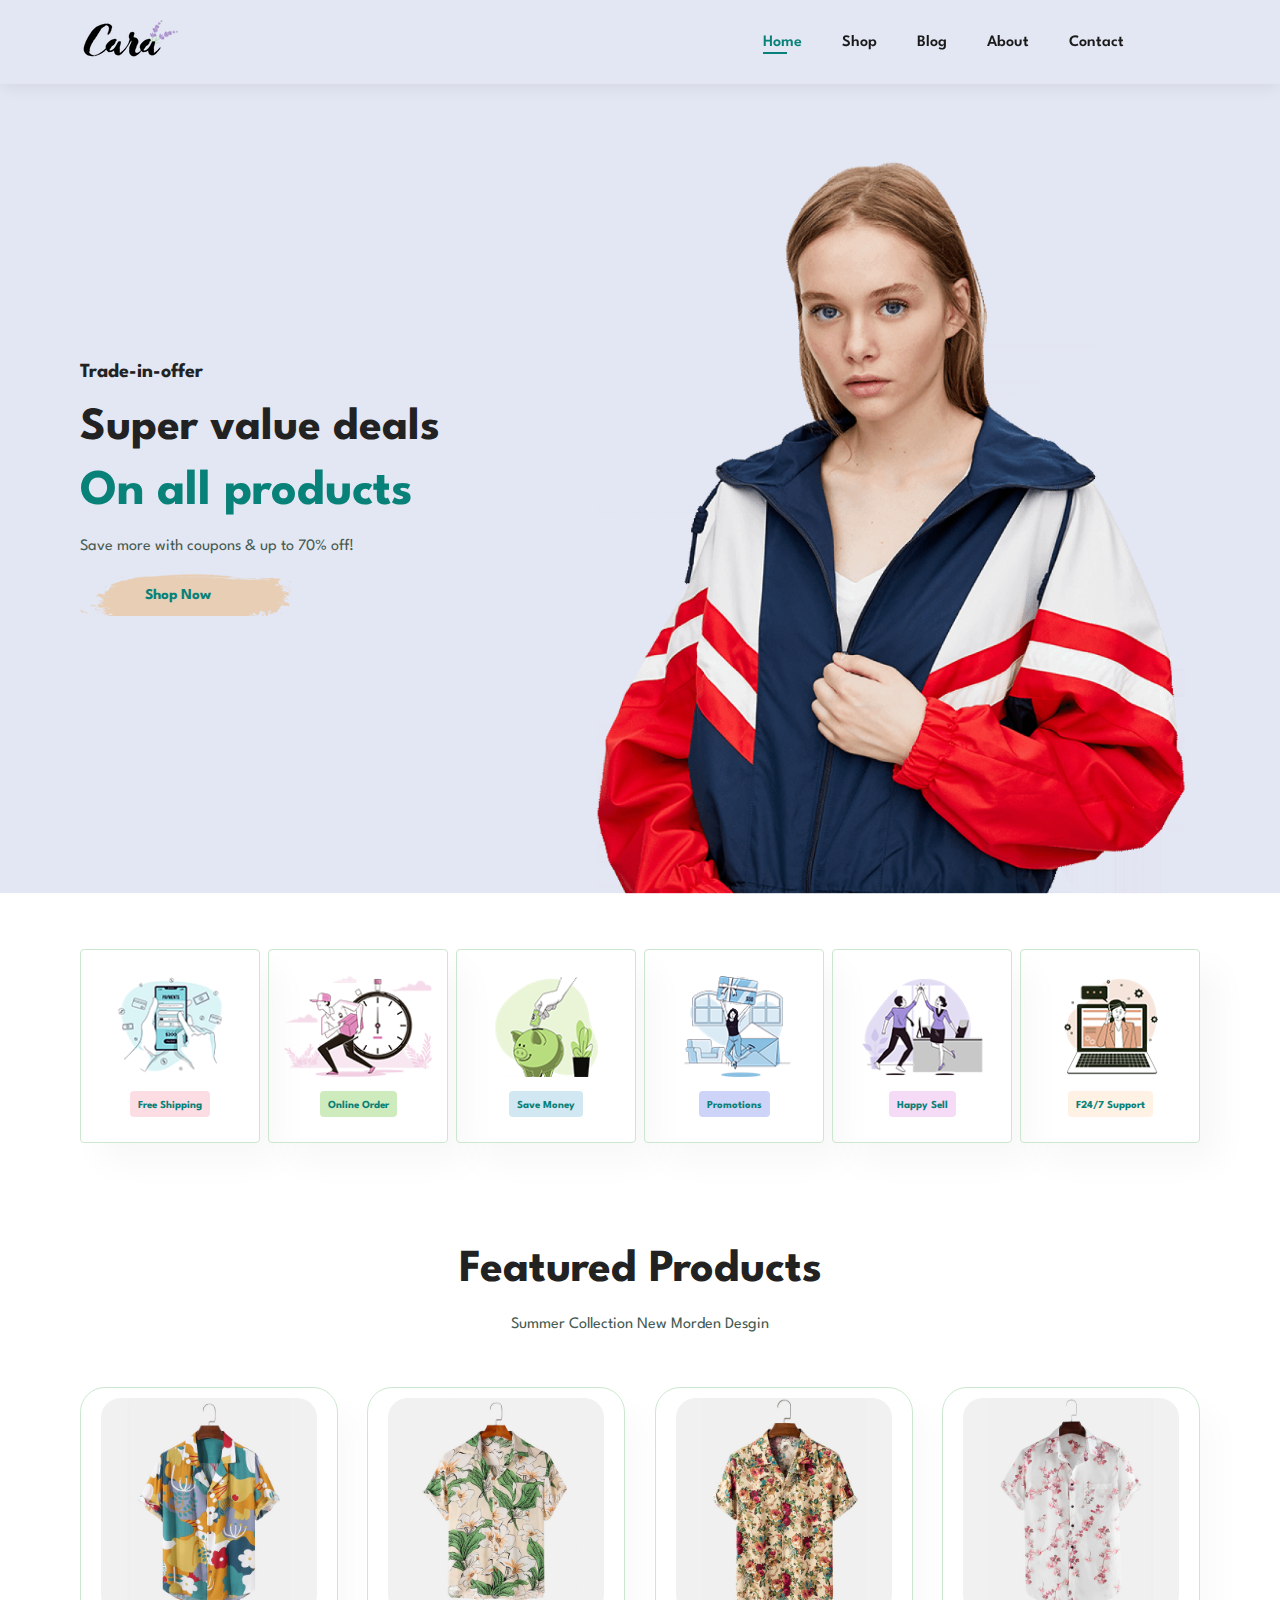
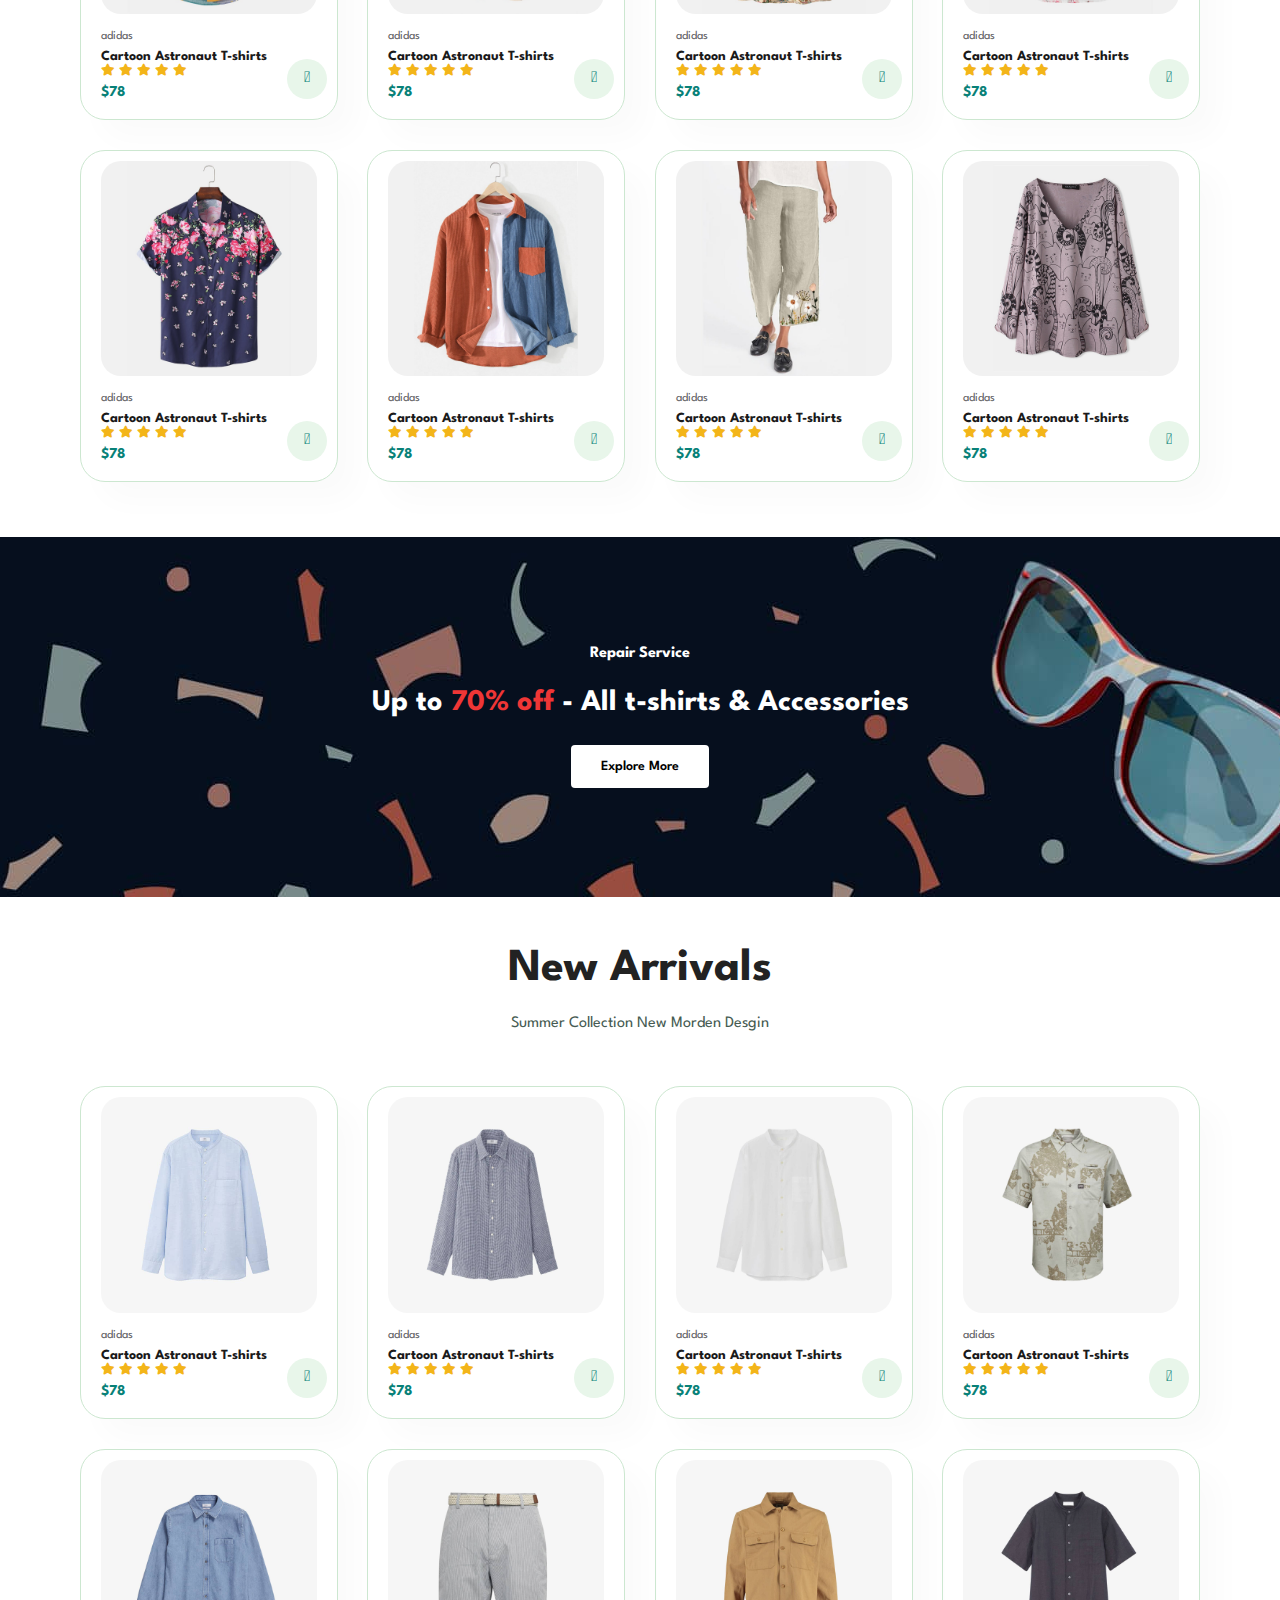
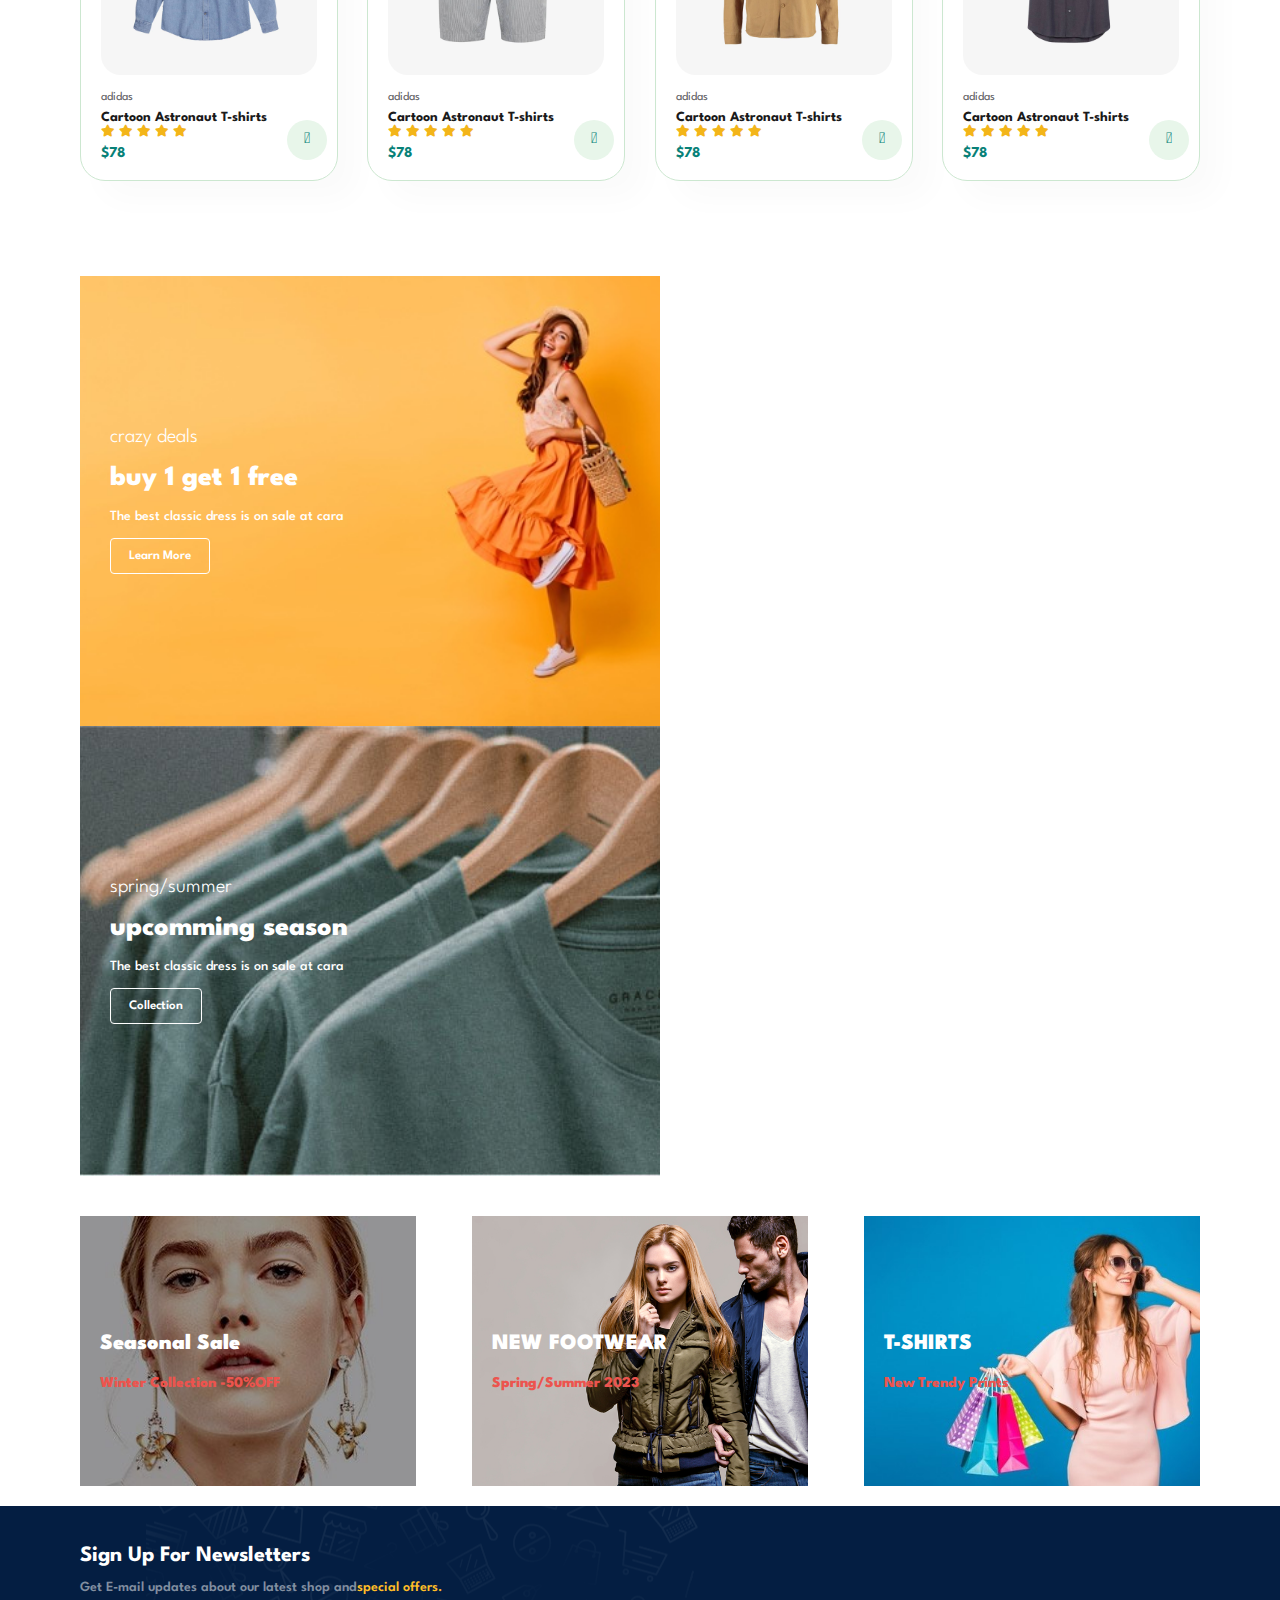
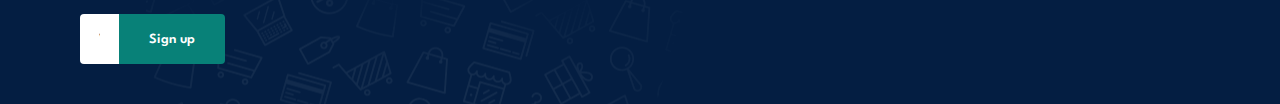
<file: Myntra copy/index.html>
<!DOCTYPE html>
<html lang="en">
<head>
    <meta charset="UTF-8">
    <meta http-equiv="X-UA-Compatible" content="IE=edge">
    <meta name="viewport" content="width=device-width, initial-scale=1.0">
    <title>Tech2etc Ecommerce Website</title>
    <link rel="stylesheet" href="https://pro.fontawesome.com/releases/v5.10.0/css/all.css" />
    <link rel="stylesheet" href="style.css">
</head>
<body>
    <section id="header">
        <a href="#"><img src="img/logo.png"class="logo" alt=""> </a>
        <div >
            <ul id="navbar">
                <li><a  class="active"  href="index.html">Home</a></li>
                <li><a href="shop.html">Shop</a></li>
                <li><a href="blog.html ">Blog</a></li>
                <li><a href="about.html ">About</a></li>
                <li><a href="contact.html ">Contact</a></li>
                <li id="lg-bag"><a href=" cart.html"><i class="far fa-shopping-bag"></i></a></li>
                <a href="#" id="close"><i class="far fa-times"></i></a>
            </ul>
        </div>
        <div id="mobile">
            <a href=" cart.html"><i class="far fa-shopping-bag"></i></a>
            <i id="bar" class="fas fa-outdent"></i>
        </div>
    </section>
    <section id="hero">
        <h4>Trade-in-offer</h4>
        <h2>Super value deals</h2>
        <h1>On all products</h1>
        <p>Save more with coupons & up to 70% off!</p>
        <button>Shop Now</button>
    </section>
    <section id="feature" class="section-p1">
        <div class="fe-box">
            <img src="img/features/f1.png" alt="">
            <h6> Free Shipping</h6>
        </div>
        <div class="fe-box">
            <img src="img/features/f2.png" alt="">
            <h6>Online Order </h6>
        </div>
        <div class="fe-box">
            <img src="img/features/f3.png" alt="">
            <h6> Save Money</h6>
        </div>
        <div class="fe-box">
            <img src="img/features/f4.png" alt="">
            <h6> Promotions</h6>
        </div>
        <div class="fe-box">
            <img src="img/features/f5.png" alt="">
            <h6> Happy Sell</h6>
        </div>
        <div class="fe-box">
            <img src="img/features/f6.png" alt="">
            <h6> F24/7 Support</h6>
        </div>
    </section>
    <section id="product1" class="section-p1">
     <h2>Featured Products</h2>
     <p>Summer Collection New Morden Desgin</p>
     <div class="pro-container">
        <div class="pro">
            <img src="img/products/f1.jpg" alt="">
            <div class="des">
                <span> adidas</span> 
                <h5> Cartoon Astronaut T-shirts</h5>
                <div class="star">
                    <i class="fas fa-star"></i>
                    <i class="fas fa-star"></i>
                    <i class="fas fa-star"></i>
                    <i class="fas fa-star"></i>
                    <i class="fas fa-star"></i>
                </div>
                <h4>$78</h4>
            </div>
            <a href="#"><i class="fal fa-shopping-cart cart"></i></a>
        </div>
        <div class="pro">
            <img src="img/products/f2.jpg" alt="">
            <div class="des">
                <span> adidas</span> 
                <h5> Cartoon Astronaut T-shirts</h5>
                <div class="star">
                    <i class="fas fa-star"></i>
                    <i class="fas fa-star"></i>
                    <i class="fas fa-star"></i>
                    <i class="fas fa-star"></i>
                    <i class="fas fa-star"></i>
                </div>
                <h4>$78</h4>
            </div>
            <a href="#"><i class="fal fa-shopping-cart cart"></i></a>
        </div>
        <div class="pro">
            <img src="img/products/f3.jpg" alt="">
            <div class="des">
                <span> adidas</span> 
                <h5> Cartoon Astronaut T-shirts</h5>
                <div class="star">
                    <i class="fas fa-star"></i>
                    <i class="fas fa-star"></i>
                    <i class="fas fa-star"></i>
                    <i class="fas fa-star"></i>
                    <i class="fas fa-star"></i>
                </div>
                <h4>$78</h4>
            </div>
            <a href="#"><i class="fal fa-shopping-cart cart"></i></a>
        </div>
        <div class="pro">
            <img src="img/products/f4.jpg" alt="">
            <div class="des">
                <span> adidas</span> 
                <h5> Cartoon Astronaut T-shirts</h5>
                <div class="star">
                    <i class="fas fa-star"></i>
                    <i class="fas fa-star"></i>
                    <i class="fas fa-star"></i>
                    <i class="fas fa-star"></i>
                    <i class="fas fa-star"></i>
                </div>
                <h4>$78</h4>
            </div>
            <a href="#"><i class="fal fa-shopping-cart cart"></i></a>
        </div>
        <div class="pro">
            <img src="img/products/f5.jpg" alt="">
            <div class="des">
                <span> adidas</span> 
                <h5> Cartoon Astronaut T-shirts</h5>
                <div class="star">
                    <i class="fas fa-star"></i>
                    <i class="fas fa-star"></i>
                    <i class="fas fa-star"></i>
                    <i class="fas fa-star"></i>
                    <i class="fas fa-star"></i>
                </div>
                <h4>$78</h4>
            </div>
            <a href="#"><i class="fal fa-shopping-cart cart"></i></a>
        </div>
        <div class="pro">
            <img src="img/products/f6.jpg" alt="">
            <div class="des">
                <span> adidas</span> 
                <h5> Cartoon Astronaut T-shirts</h5>
                <div class="star">
                    <i class="fas fa-star"></i>
                    <i class="fas fa-star"></i>
                    <i class="fas fa-star"></i>
                    <i class="fas fa-star"></i>
                    <i class="fas fa-star"></i>
                </div>
                <h4>$78</h4>
            </div>
            <a href="#"><i class="fal fa-shopping-cart cart"></i></a>
        </div>
        <div class="pro">
            <img src="img/products/f7.jpg" alt="">
            <div class="des">
                <span> adidas</span> 
                <h5> Cartoon Astronaut T-shirts</h5>
                <div class="star">
                    <i class="fas fa-star"></i>
                    <i class="fas fa-star"></i>
                    <i class="fas fa-star"></i>
                    <i class="fas fa-star"></i>
                    <i class="fas fa-star"></i>
                </div>
                <h4>$78</h4>
            </div>
            <a href="#"><i class="fal fa-shopping-cart cart"></i></a>
        </div>
        <div class="pro">
            <img src="img/products/f8.jpg" alt="">
            <div class="des">
                <span> adidas</span> 
                <h5> Cartoon Astronaut T-shirts</h5>
                <div class="star">
                    <i class="fas fa-star"></i>
                    <i class="fas fa-star"></i>
                    <i class="fas fa-star"></i>
                    <i class="fas fa-star"></i>
                    <i class="fas fa-star"></i>
                </div>
                <h4>$78</h4>
            </div>
            <a href="#"><i class="fal fa-shopping-cart cart"></i></a>
        </div>
     </div>
    </section>
    <section id="banner" c>
        <h4>Repair Service</h4>
        <h2>Up to <span>70% off</span>  - All t-shirts & Accessories</h2>
       <button class="normal">Explore More</button>
    </section>
    <section id="product1" class="section-p1">
        <h2>New Arrivals</h2>
        <p>Summer Collection New Morden Desgin</p>
        <div class="pro-container">
           <div class="pro">
               <img src="img/products/n1.jpg" alt="">
               <div class="des">
                   <span> adidas</span> 
                   <h5> Cartoon Astronaut T-shirts</h5>
                   <div class="star">
                       <i class="fas fa-star"></i>
                       <i class="fas fa-star"></i>
                       <i class="fas fa-star"></i>
                       <i class="fas fa-star"></i>
                       <i class="fas fa-star"></i>
                   </div>
                   <h4>$78</h4>
               </div>
               <a href="#"><i class="fal fa-shopping-cart cart"></i></a>
           </div>
           <div class="pro">
               <img src="img/products/n2.jpg" alt="">
               <div class="des">
                   <span> adidas</span> 
                   <h5> Cartoon Astronaut T-shirts</h5>
                   <div class="star">
                       <i class="fas fa-star"></i>
                       <i class="fas fa-star"></i>
                       <i class="fas fa-star"></i>
                       <i class="fas fa-star"></i>
                       <i class="fas fa-star"></i>
                   </div>
                   <h4>$78</h4>
               </div>
               <a href="#"><i class="fal fa-shopping-cart cart"></i></a>
           </div>
           <div class="pro">
               <img src="img/products/n3.jpg" alt="">
               <div class="des">
                   <span> adidas</span> 
                   <h5> Cartoon Astronaut T-shirts</h5>
                   <div class="star">
                       <i class="fas fa-star"></i>
                       <i class="fas fa-star"></i>
                       <i class="fas fa-star"></i>
                       <i class="fas fa-star"></i>
                       <i class="fas fa-star"></i>
                   </div>
                   <h4>$78</h4>
               </div>
               <a href="#"><i class="fal fa-shopping-cart cart"></i></a>
           </div>
           <div class="pro">
               <img src="img/products/n4.jpg" alt="">
               <div class="des">
                   <span> adidas</span> 
                   <h5> Cartoon Astronaut T-shirts</h5>
                   <div class="star">
                       <i class="fas fa-star"></i>
                       <i class="fas fa-star"></i>
                       <i class="fas fa-star"></i>
                       <i class="fas fa-star"></i>
                       <i class="fas fa-star"></i>
                   </div>
                   <h4>$78</h4>
               </div>
               <a href="#"><i class="fal fa-shopping-cart cart"></i></a>
           </div>
           <div class="pro">
               <img src="img/products/n5.jpg" alt="">
               <div class="des">
                   <span> adidas</span> 
                   <h5> Cartoon Astronaut T-shirts</h5>
                   <div class="star">
                       <i class="fas fa-star"></i>
                       <i class="fas fa-star"></i>
                       <i class="fas fa-star"></i>
                       <i class="fas fa-star"></i>
                       <i class="fas fa-star"></i>
                   </div>
                   <h4>$78</h4>
               </div>
               <a href="#"><i class="fal fa-shopping-cart cart"></i></a>
           </div>
           <div class="pro">
               <img src="img/products/n6.jpg" alt="">
               <div class="des">
                   <span> adidas</span> 
                   <h5> Cartoon Astronaut T-shirts</h5>
                   <div class="star">
                       <i class="fas fa-star"></i>
                       <i class="fas fa-star"></i>
                       <i class="fas fa-star"></i>
                       <i class="fas fa-star"></i>
                       <i class="fas fa-star"></i>
                   </div>
                   <h4>$78</h4>
               </div>
               <a href="#"><i class="fal fa-shopping-cart cart"></i></a>
           </div>
           <div class="pro">
               <img src="img/products/n7.jpg" alt="">
               <div class="des">
                   <span> adidas</span> 
                   <h5> Cartoon Astronaut T-shirts</h5>
                   <div class="star">
                       <i class="fas fa-star"></i>
                       <i class="fas fa-star"></i>
                       <i class="fas fa-star"></i>
                       <i class="fas fa-star"></i>
                       <i class="fas fa-star"></i>
                   </div>
                   <h4>$78</h4>
               </div>
               <a href="#"><i class="fal fa-shopping-cart cart"></i></a>
           </div>
           <div class="pro">
               <img src="img/products/n8.jpg" alt="">
               <div class="des">
                   <span> adidas</span> 
                   <h5> Cartoon Astronaut T-shirts</h5>
                   <div class="star">
                       <i class="fas fa-star"></i>
                       <i class="fas fa-star"></i>
                       <i class="fas fa-star"></i>
                       <i class="fas fa-star"></i>
                       <i class="fas fa-star"></i>
                   </div>
                   <h4>$78</h4>
               </div>
               <a href="#"><i class="fal fa-shopping-cart cart"></i></a>
           </div>
        </div>
    </section>
    <section id="sm-banner" class="section-p1">
        <div class="banner-box">
            <h4>crazy deals</h4>
            <h2>buy 1 get 1 free</h2>
            <span>The best classic dress is on sale at cara</span>
            <button class="white">Learn More</button>
        </div>
        <div class="banner-box banner-box2">
            <h4>spring/summer</h4>
            <h2>upcomming season</h2>
            <span>The best classic dress is on sale at cara</span>
            <button class="white" >Collection</button>
        </div>
    </section>
   <section id="banner3">
    <div class="banner-box ">
        
        <h2>Seasonal Sale</h2>
        <h3>Winter Collection -50%OFF</h3>
    </div>
    <div class="banner-box banner-box2 ">
        
        <h2>NEW FOOTWEAR</h2>
        <h3>Spring/Summer 2023</h3>
    </div>
    <div class="banner-box banner-box3">
        
        <h2>T-SHIRTS</h2>
        <h3>New Trendy Prints</h3>
    </div>
   </section>
   <section id="newsletter" class="section-p1" class="section-m1">
    <div class="newstext">
        <h4>Sign Up For Newsletters</h4>
        <p>Get E-mail updates about our latest shop and<span>special offers.</span> </p>
        <div class="form">
            <input type="text" placeholder="Your email address">
            <button class="normal">Sign up</button>
        </div> 
    </div>
   </section>
    <script src="script.js"></script>
</body>
</html>
</file>
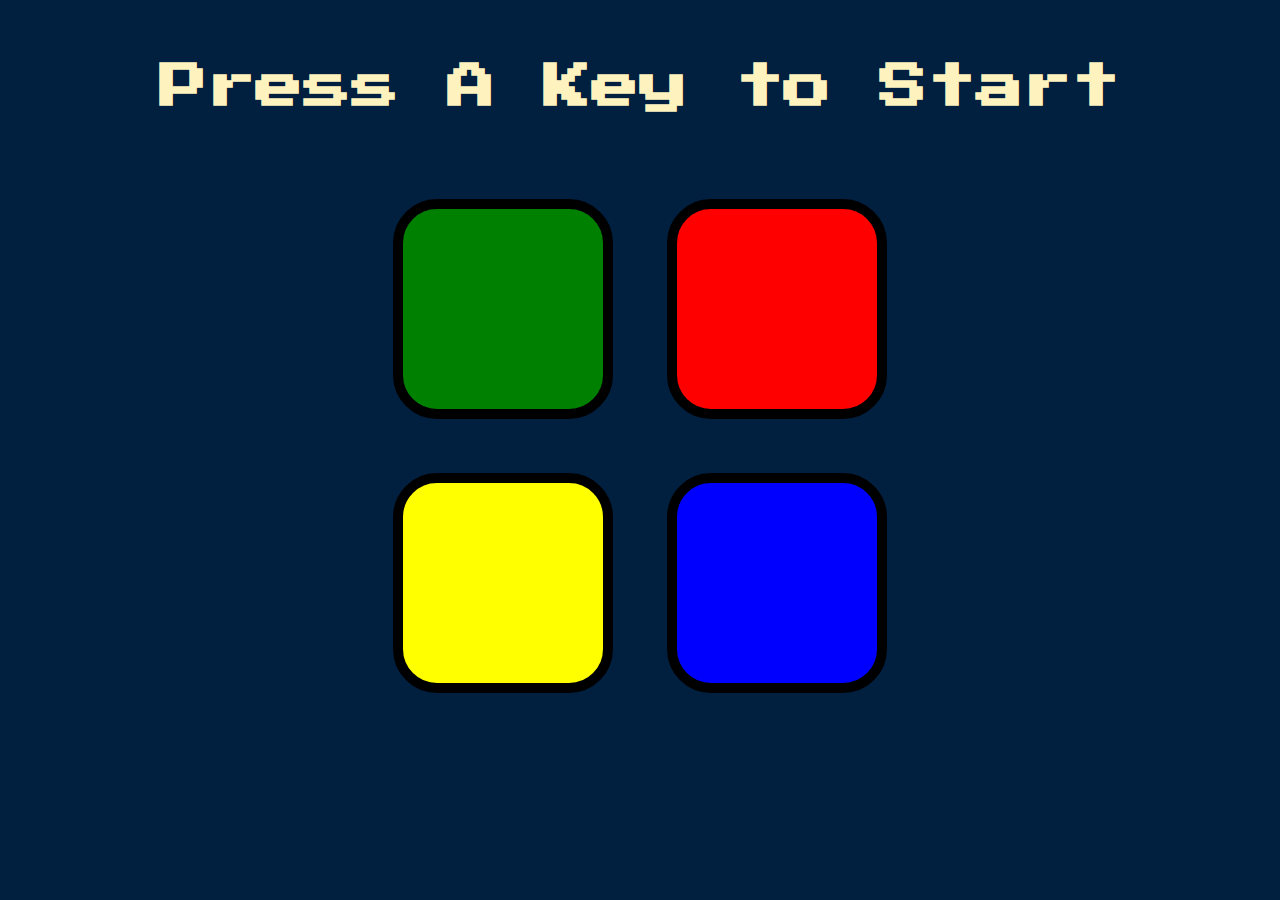
<file: Simon Game Challenge Step 10 Answer/index.html>
<!DOCTYPE html>
<html lang="en" dir="ltr">

<head>
  <meta charset="utf-8">
  <title>Simon</title>
  <link rel="stylesheet" href="styles.css">
  <link href="https://fonts.googleapis.com/css?family=Press+Start+2P" rel="stylesheet">
</head>

<body>
  <h1 id="level-title">Press A Key to Start</h1>
  <div class="container">
    <div lass="row">

      <div type="button" id="green" class="btn green">

      </div>

      <div type="button" id="red" class="btn red">

      </div>
    </div>

    <div class="row">

      <div type="button" id="yellow" class="btn yellow">

      </div>
      <div type="button" id="blue" class="btn blue">

      </div>

    </div>

  </div>

  <script src="https://ajax.googleapis.com/ajax/libs/jquery/3.3.1/jquery.min.js"></script>
  <script src="game.js" charset="utf-8"></script>

</body>

</html>
</file>
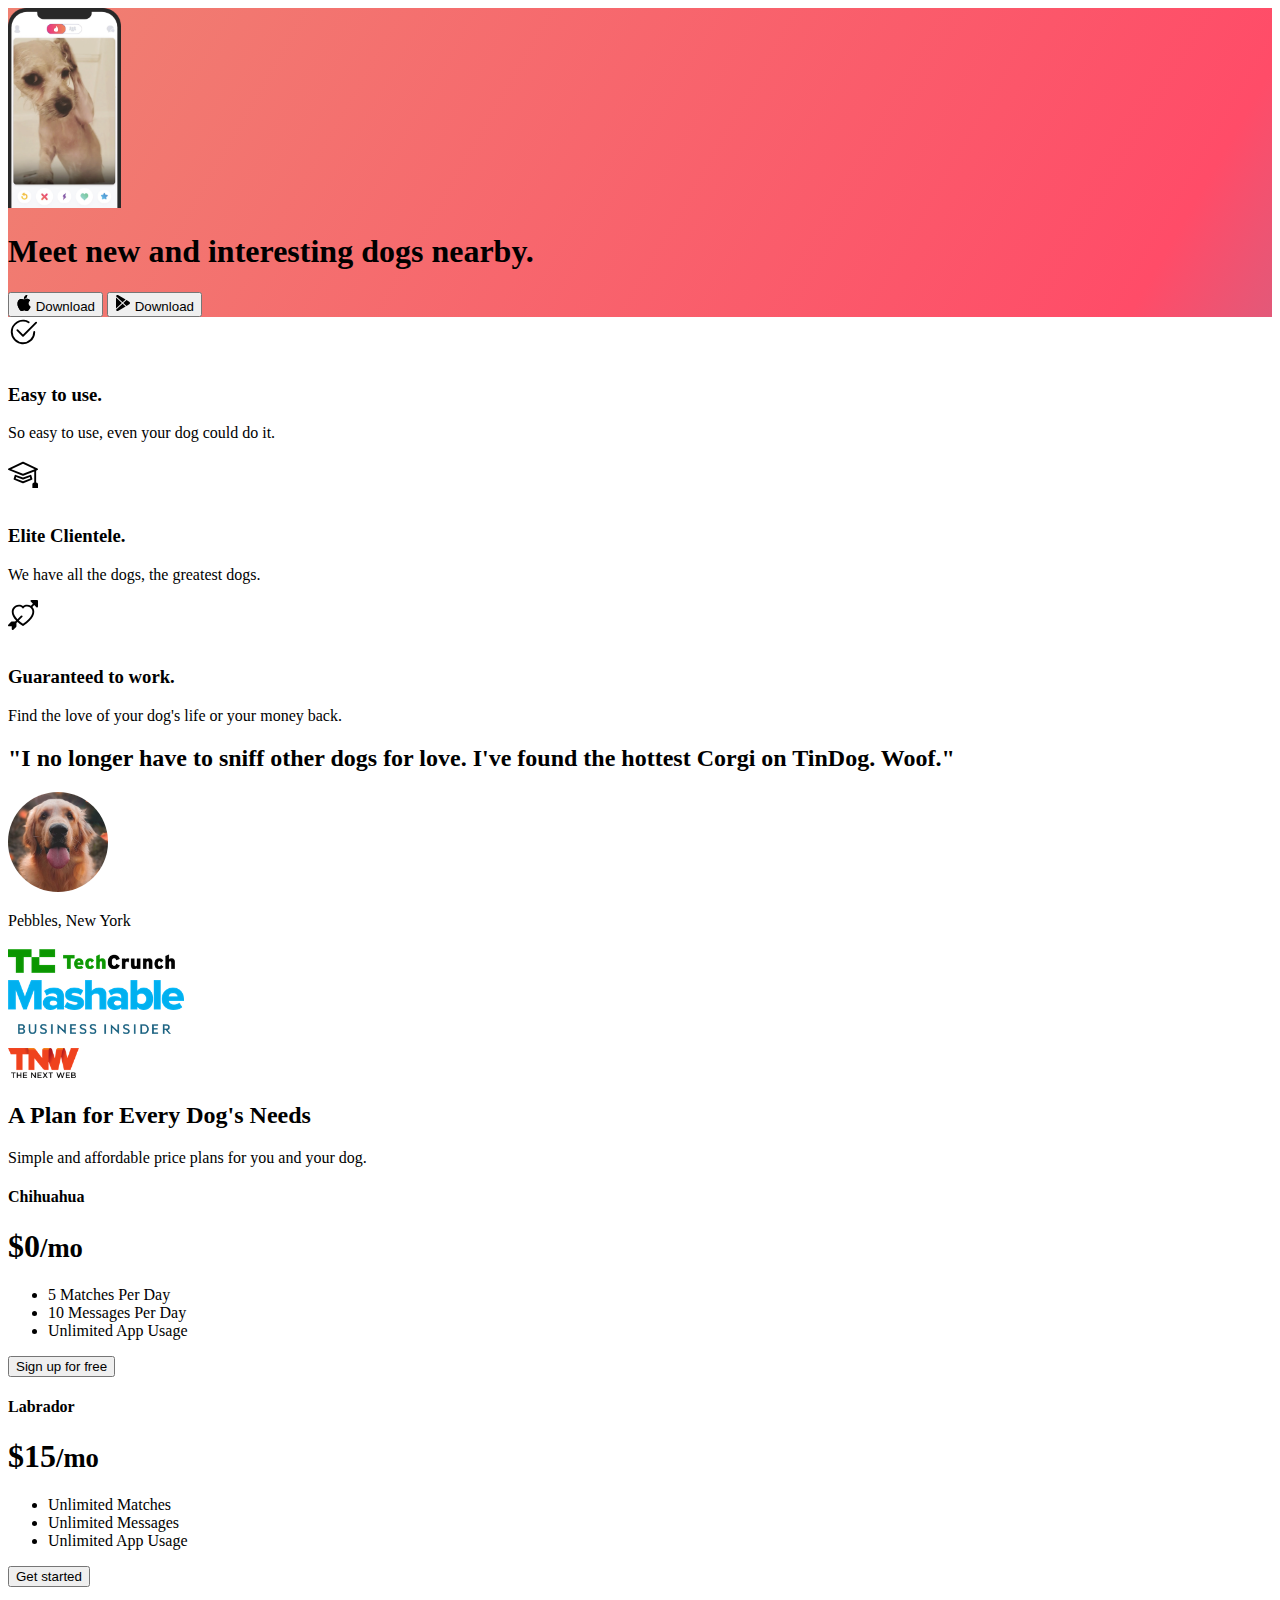
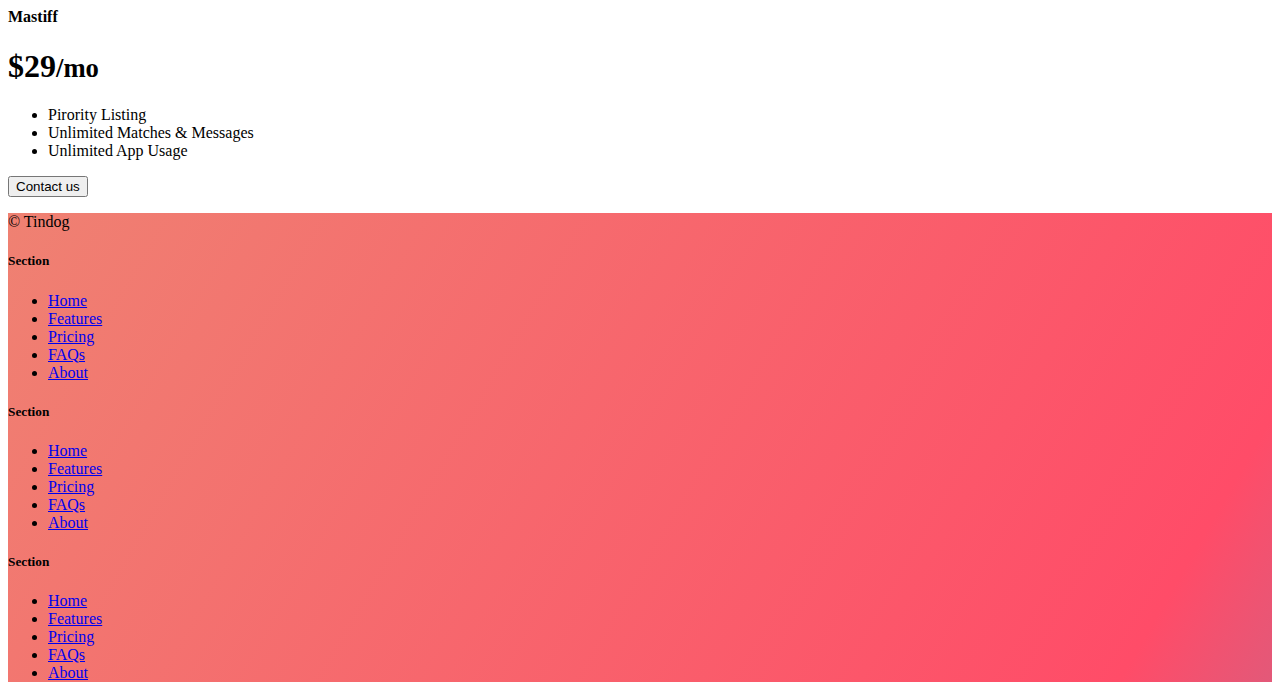
<file: 11.3 TinDog Project/solution.html>
<!DOCTYPE html>
<html lang="en">

<head>
  <meta charset="UTF-8">
  <meta name="viewport" content="width=device-width, initial-scale=1.0">
  <title>TinDog</title>
  <link href="https://cdn.jsdelivr.net/npm/bootstrap@5.3.0-alpha3/dist/css/bootstrap.min.css" rel="stylesheet"
    integrity="sha384-KK94CHFLLe+nY2dmCWGMq91rCGa5gtU4mk92HdvYe+M/SXH301p5ILy+dN9+nJOZ" crossorigin="anonymous">
  <link rel="stylesheet" href="./css/solution.css">
</head>

<body>


  <!-- Title -->
  <section id="title" class="gradient-background">

    <div class="container col-xxl-8 px-4 pt-5">
      <div class="row flex-lg-row-reverse align-items-center g-5 pt-5">
        <div class="col-10 col-sm-8 col-lg-6">
          <img src="./images/iphone.png" class="d-block mx-lg-auto img-fluid" alt="Bootstrap Themes" height="200"
            loading="lazy">
        </div>
        <div class="col-lg-6">
          <h1 class="display-5 fw-bold text-body-emphasis lh-1 mb-3">Meet new and interesting dogs nearby.</h1>

          <div class="d-grid gap-2 d-md-flex justify-content-md-start">
            <button type="button" class="btn btn-light btn-lg px-4 me-md-2"><svg xmlns="http://www.w3.org/2000/svg"
                width="16" height="16" fill="currentColor" class="bi bi-apple mb-1" viewBox="0 0 16 16">
                <path
                  d="M11.182.008C11.148-.03 9.923.023 8.857 1.18c-1.066 1.156-.902 2.482-.878 2.516.024.034 1.52.087 2.475-1.258.955-1.345.762-2.391.728-2.43Zm3.314 11.733c-.048-.096-2.325-1.234-2.113-3.422.212-2.189 1.675-2.789 1.698-2.854.023-.065-.597-.79-1.254-1.157a3.692 3.692 0 0 0-1.563-.434c-.108-.003-.483-.095-1.254.116-.508.139-1.653.589-1.968.607-.316.018-1.256-.522-2.267-.665-.647-.125-1.333.131-1.824.328-.49.196-1.422.754-2.074 2.237-.652 1.482-.311 3.83-.067 4.56.244.729.625 1.924 1.273 2.796.576.984 1.34 1.667 1.659 1.899.319.232 1.219.386 1.843.067.502-.308 1.408-.485 1.766-.472.357.013 1.061.154 1.782.539.571.197 1.111.115 1.652-.105.541-.221 1.324-1.059 2.238-2.758.347-.79.505-1.217.473-1.282Z" />
                <path
                  d="M11.182.008C11.148-.03 9.923.023 8.857 1.18c-1.066 1.156-.902 2.482-.878 2.516.024.034 1.52.087 2.475-1.258.955-1.345.762-2.391.728-2.43Zm3.314 11.733c-.048-.096-2.325-1.234-2.113-3.422.212-2.189 1.675-2.789 1.698-2.854.023-.065-.597-.79-1.254-1.157a3.692 3.692 0 0 0-1.563-.434c-.108-.003-.483-.095-1.254.116-.508.139-1.653.589-1.968.607-.316.018-1.256-.522-2.267-.665-.647-.125-1.333.131-1.824.328-.49.196-1.422.754-2.074 2.237-.652 1.482-.311 3.83-.067 4.56.244.729.625 1.924 1.273 2.796.576.984 1.34 1.667 1.659 1.899.319.232 1.219.386 1.843.067.502-.308 1.408-.485 1.766-.472.357.013 1.061.154 1.782.539.571.197 1.111.115 1.652-.105.541-.221 1.324-1.059 2.238-2.758.347-.79.505-1.217.473-1.282Z" />
              </svg> Download</button>
            <button type="button" class="btn btn-outline-light btn-lg px-4"><svg xmlns="http://www.w3.org/2000/svg"
                width="16" height="16" fill="currentColor" class="bi bi-google-play mb-1" viewBox="0 0 16 16">
                <path
                  d="M14.222 9.374c1.037-.61 1.037-2.137 0-2.748L11.528 5.04 8.32 8l3.207 2.96 2.694-1.586Zm-3.595 2.116L7.583 8.68 1.03 14.73c.201 1.029 1.36 1.61 2.303 1.055l7.294-4.295ZM1 13.396V2.603L6.846 8 1 13.396ZM1.03 1.27l6.553 6.05 3.044-2.81L3.333.215C2.39-.341 1.231.24 1.03 1.27Z" />
              </svg> Download</button>
          </div>
        </div>
      </div>
    </div>
  </section>
  <!-- Features -->
  <section id="features">
    <div class="container mt-5">
      <div class="row g-4 py-5 row-cols-1 row-cols-lg-3">
        <div class="col d-flex align-items-start">
          <div
            class="icon-square text-body-emphasis bg-body-secondary d-inline-flex align-items-center justify-content-center fs-4 flex-shrink-0 me-3">
            <svg xmlns="http://www.w3.org/2000/svg" height="30" fill="currentColor" class="bi bi-check2-circle"
              viewBox="0 0 16 16">
              <path
                d="M2.5 8a5.5 5.5 0 0 1 8.25-4.764.5.5 0 0 0 .5-.866A6.5 6.5 0 1 0 14.5 8a.5.5 0 0 0-1 0 5.5 5.5 0 1 1-11 0z" />
              <path
                d="M15.354 3.354a.5.5 0 0 0-.708-.708L8 9.293 5.354 6.646a.5.5 0 1 0-.708.708l3 3a.5.5 0 0 0 .708 0l7-7z" />
            </svg>
          </div>
          <div>
            <h3 class="fs-2">Easy to use.</h3>
            <p>So easy to use, even your dog could do it.</p>

          </div>
        </div>
        <div class="col d-flex align-items-start">
          <div
            class="icon-square text-body-emphasis bg-body-secondary d-inline-flex align-items-center justify-content-center fs-4 flex-shrink-0 me-3">
            <svg xmlns="http://www.w3.org/2000/svg" height="30" fill="currentColor" class="bi bi-mortarboard"
              viewBox="0 0 16 16">
              <path
                d="M8.211 2.047a.5.5 0 0 0-.422 0l-7.5 3.5a.5.5 0 0 0 .025.917l7.5 3a.5.5 0 0 0 .372 0L14 7.14V13a1 1 0 0 0-1 1v2h3v-2a1 1 0 0 0-1-1V6.739l.686-.275a.5.5 0 0 0 .025-.917l-7.5-3.5ZM8 8.46 1.758 5.965 8 3.052l6.242 2.913L8 8.46Z" />
              <path
                d="M4.176 9.032a.5.5 0 0 0-.656.327l-.5 1.7a.5.5 0 0 0 .294.605l4.5 1.8a.5.5 0 0 0 .372 0l4.5-1.8a.5.5 0 0 0 .294-.605l-.5-1.7a.5.5 0 0 0-.656-.327L8 10.466 4.176 9.032Zm-.068 1.873.22-.748 3.496 1.311a.5.5 0 0 0 .352 0l3.496-1.311.22.748L8 12.46l-3.892-1.556Z" />
            </svg>
          </div>
          <div>
            <h3 class="fs-2">Elite Clientele.</h3>
            <p>We have all the dogs, the greatest dogs.</p>

          </div>
        </div>
        <div class="col d-flex align-items-start">
          <div
            class="icon-square text-body-emphasis bg-body-secondary d-inline-flex align-items-center justify-content-center fs-4 flex-shrink-0 me-3">
            <svg xmlns="http://www.w3.org/2000/svg" height="30" fill="currentColor" class="bi bi-arrow-through-heart"
              viewBox="0 0 16 16">
              <path fill-rule="evenodd"
                d="M2.854 15.854A.5.5 0 0 1 2 15.5V14H.5a.5.5 0 0 1-.354-.854l1.5-1.5A.5.5 0 0 1 2 11.5h1.793l.53-.53c-.771-.802-1.328-1.58-1.704-2.32-.798-1.575-.775-2.996-.213-4.092C3.426 2.565 6.18 1.809 8 3.233c1.25-.98 2.944-.928 4.212-.152L13.292 2 12.147.854A.5.5 0 0 1 12.5 0h3a.5.5 0 0 1 .5.5v3a.5.5 0 0 1-.854.354L14 2.707l-1.006 1.006c.236.248.44.531.6.845.562 1.096.585 2.517-.213 4.092-.793 1.563-2.395 3.288-5.105 5.08L8 13.912l-.276-.182a21.86 21.86 0 0 1-2.685-2.062l-.539.54V14a.5.5 0 0 1-.146.354l-1.5 1.5Zm2.893-4.894A20.419 20.419 0 0 0 8 12.71c2.456-1.666 3.827-3.207 4.489-4.512.679-1.34.607-2.42.215-3.185-.817-1.595-3.087-2.054-4.346-.761L8 4.62l-.358-.368c-1.259-1.293-3.53-.834-4.346.761-.392.766-.464 1.845.215 3.185.323.636.815 1.33 1.519 2.065l1.866-1.867a.5.5 0 1 1 .708.708L5.747 10.96Z" />
            </svg>
          </div>
          <div>
            <h3 class="fs-2">Guaranteed to work.</h3>
            <p>Find the love of your dog's life or your money back.</p>

          </div>
        </div>
      </div>
    </div>
  </section>
  <!-- Testimonial -->
  <section id="testimonial">
    <div class="my-5">
      <div class="p-5 text-center bg-body-tertiary">
        <div class="container py-5">
          <h2 class="text-body-emphasis">"I no longer have to sniff other dogs for love. I've found the hottest Corgi on
            TinDog. Woof."</h2>
          <img class="profile-img mt-5" src="./images/dog-img.jpg" alt="dog image">
          <p class="col-lg-8 mx-auto lead mt-2">
            Pebbles, New York
          </p>
        </div>

        <div class="container">
          <div class="row">
            <div class="col-lg-3 col-sm-12">
              <img src="./images/techcrunch.png" alt="techcrunch" height="30">
            </div>
            <div class="col-lg-3 col-sm-12">
              <img src="./images/mashable.png" alt="mashable" height="30">
            </div>
            <div class="col-lg-3 col-sm-12">
              <img src="./images/bizinsider.png" alt="bizinsider" height="30">
            </div>
            <div class="col-lg-3 col-sm-12">
              <img src="./images/tnw.png" alt="tnw" height="30">
            </div>
          </div>
        </div>
      </div>
    </div>
  </section>
  <!-- Pricing -->
  <section id="pricing">
    <div class="container">
      <div class="pricing-header p-3 pb-md-4 mx-auto text-center">
        <h2 class="display-4 fw-normal">A Plan for Every Dog's Needs</h2>
        <p class="fs-5 text-body-secondary">Simple and affordable price plans for you and your dog.
      </div>
      <div class="row row-cols-1 row-cols-md-3 mb-3 text-center">
        <div class="col">
          <div class="card mb-4 rounded-3 shadow-sm">
            <div class="card-header py-3">
              <h4 class="my-0 fw-normal">Chihuahua</h4>
            </div>
            <div class="card-body">
              <h1 class="card-title pricing-card-title">$0<small class="text-body-secondary fw-light">/mo</small></h1>
              <ul class="list-unstyled mt-3 mb-4">
                <li>5 Matches Per Day</li>
                <li>10 Messages Per Day</li>
                <li>Unlimited App Usage</li>
              </ul>
              <button type="button" class="w-100 btn btn-lg btn-outline-dark">Sign up for free</button>
            </div>
          </div>
        </div>
        <div class="col">
          <div class="card mb-4 rounded-3 shadow-sm">
            <div class="card-header py-3">
              <h4 class="my-0 fw-normal">Labrador</h4>
            </div>
            <div class="card-body">
              <h1 class="card-title pricing-card-title">$15<small class="text-body-secondary fw-light">/mo</small></h1>
              <ul class="list-unstyled mt-3 mb-4">
                <li>Unlimited Matches</li>
                <li>Unlimited Messages</li>
                <li>Unlimited App Usage</li>
              </ul>
              <button type="button" class="w-100 btn btn-lg btn-dark">Get started</button>
            </div>
          </div>
        </div>
        <div class="col">
          <div class="card mb-4 rounded-3 shadow-sm border-dark">
            <div class="card-header py-3 text-bg-dark border-dark">
              <h4 class="my-0 fw-normal">Mastiff</h4>
            </div>
            <div class="card-body">
              <h1 class="card-title pricing-card-title">$29<small class="text-body-secondary fw-light">/mo</small></h1>
              <ul class="list-unstyled mt-3 mb-4">
                <li>Pirority Listing</li>
                <li>Unlimited Matches & Messages</li>
                <li>Unlimited App Usage</li>
              </ul>
              <button type="button" class="w-100 btn btn-lg btn-dark">Contact us</button>
            </div>
          </div>
        </div>
      </div>
    </div>
  </section>
  <!-- Footer -->
  <section id="contact" class="gradient-background">
    <div class="container ">
      <footer class="row row-cols-1 row-cols-sm-2 row-cols-md-5 py-5 mt-5 border-top">
        <div class="col mb-3">

          <p class="text-body-secondary">© Tindog</p>
        </div>

        <div class="col mb-3">

        </div>

        <div class="col mb-3">
          <h5>Section</h5>
          <ul class="nav flex-column">
            <li class="nav-item mb-2"><a href="#" class="nav-link p-0 text-body-secondary">Home</a></li>
            <li class="nav-item mb-2"><a href="#" class="nav-link p-0 text-body-secondary">Features</a></li>
            <li class="nav-item mb-2"><a href="#" class="nav-link p-0 text-body-secondary">Pricing</a></li>
            <li class="nav-item mb-2"><a href="#" class="nav-link p-0 text-body-secondary">FAQs</a></li>
            <li class="nav-item mb-2"><a href="#" class="nav-link p-0 text-body-secondary">About</a></li>
          </ul>
        </div>

        <div class="col mb-3">
          <h5>Section</h5>
          <ul class="nav flex-column">
            <li class="nav-item mb-2"><a href="#" class="nav-link p-0 text-body-secondary">Home</a></li>
            <li class="nav-item mb-2"><a href="#" class="nav-link p-0 text-body-secondary">Features</a></li>
            <li class="nav-item mb-2"><a href="#" class="nav-link p-0 text-body-secondary">Pricing</a></li>
            <li class="nav-item mb-2"><a href="#" class="nav-link p-0 text-body-secondary">FAQs</a></li>
            <li class="nav-item mb-2"><a href="#" class="nav-link p-0 text-body-secondary">About</a></li>
          </ul>
        </div>

        <div class="col mb-3">
          <h5>Section</h5>
          <ul class="nav flex-column">
            <li class="nav-item mb-2"><a href="#" class="nav-link p-0 text-body-secondary">Home</a></li>
            <li class="nav-item mb-2"><a href="#" class="nav-link p-0 text-body-secondary">Features</a></li>
            <li class="nav-item mb-2"><a href="#" class="nav-link p-0 text-body-secondary">Pricing</a></li>
            <li class="nav-item mb-2"><a href="#" class="nav-link p-0 text-body-secondary">FAQs</a></li>
            <li class="nav-item mb-2"><a href="#" class="nav-link p-0 text-body-secondary">About</a></li>
          </ul>
        </div>
      </footer>
    </div>
  </section>
</body>

</html>
</file>
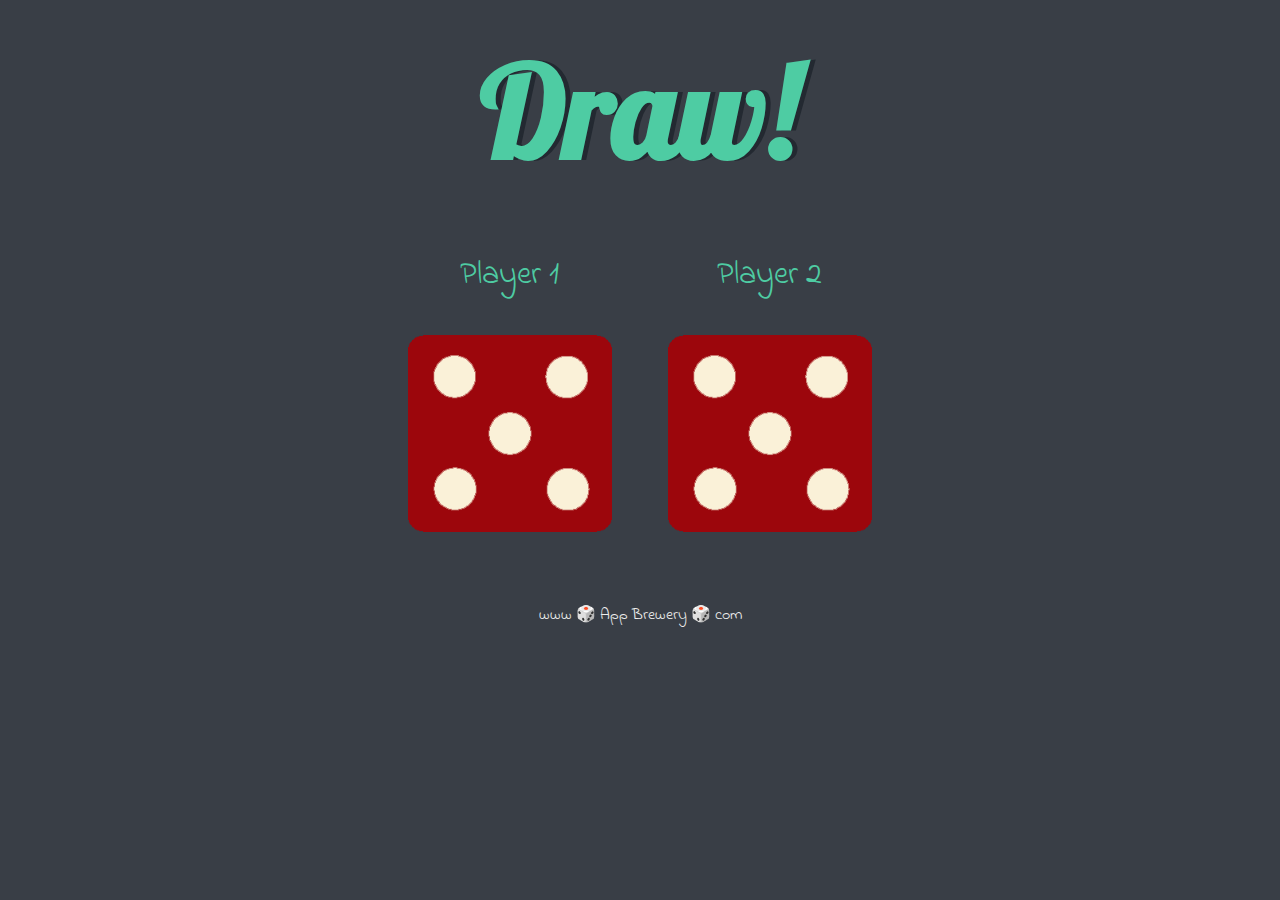
<file: Dicee Challenge - Starting Files/dicee.html>
<!DOCTYPE html>
<html lang="en" dir="ltr">
  <head>
    <meta charset="utf-8">
    <title>Dicee</title>
    <link rel="stylesheet" href="styles.css">
    <link href="https://fonts.googleapis.com/css?family=Indie+Flower|Lobster" rel="stylesheet">

  </head>
  <body>

    <div class="container">
      <h1>Refresh Me</h1>

      <div class="dice">
        <p>Player 1</p>
        <img class="img1" src="images/dice6.png">
      </div>

      <div class="dice">
        <p>Player 2</p>
        <img class="img2" src="images/dice6.png">
      </div>

    </div>
  <script src="index.js" charset="utf-8"></script>

  </body>

  <footer>
    www 🎲 App Brewery 🎲 com
  </footer>
</html>
</file>
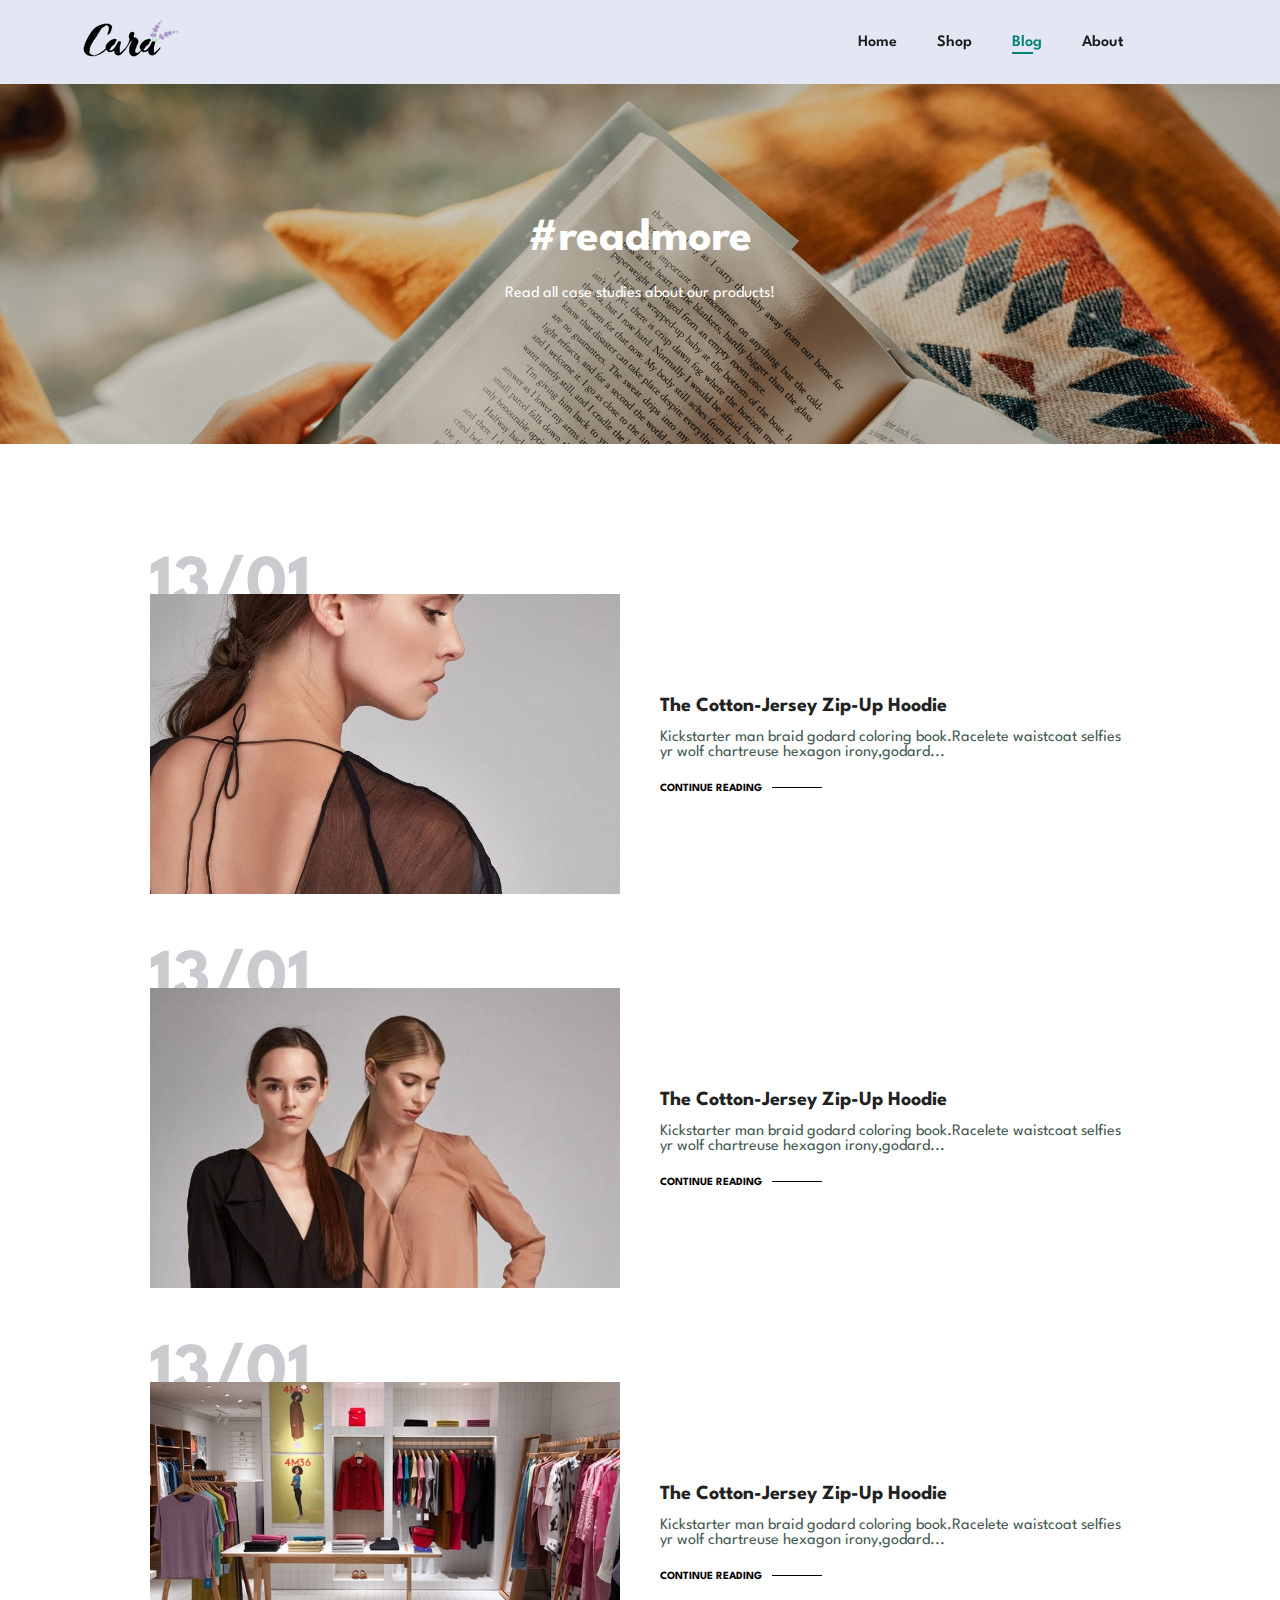
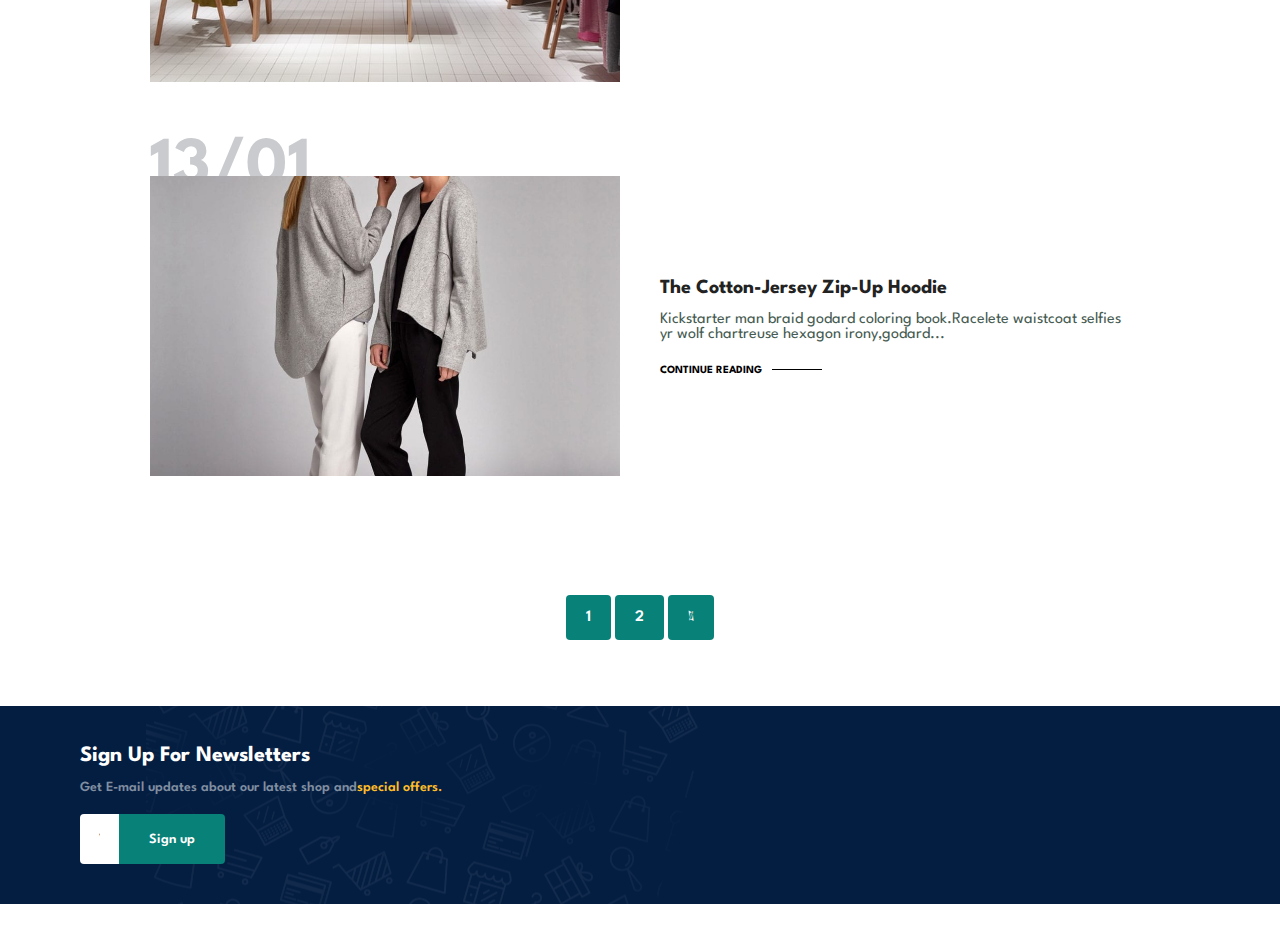
<file: Myntra copy/blog.html>
<!DOCTYPE html>
<html lang="en">
<head>
    <meta charset="UTF-8">
    <meta http-equiv="X-UA-Compatible" content="IE=edge">
    <meta name="viewport" content="width=device-width, initial-scale=1.0">
    <title>Tech2etc Ecommerce Website</title>
    <link rel="stylesheet" href="https://pro.fontawesome.com/releases/v5.10.0/css/all.css" />
    <link rel="stylesheet" href="style.css">
</head>
<body>
    <section id="header">
        <a href="#"><img src="img/logo.png"class="logo" alt=""> </a>
        <div >
            <ul id="navbar">
                <li><a  href="index.html">Home</a></li>
                <li><a href="shop.html">Shop</a></li>
                <li><a class="active" href="blog.html ">Blog</a></li>
                <li><a href="about.html ">About</a></li>
                <li id="lg-bag"><a href=" cart.html"><i class="far fa-shopping-bag"></i></a></li>
                <a href="#" id="close"><i class="far fa-times"></i></a>
            </ul>
        </div>
        <div id="mobile">
            <a href=" cart.html"><i class="far fa-shopping-bag"></i></a>
            <i id="bar" class="fas fa-outdent"></i>
        </div>
    </section>
    <section id="page-header" class="blog-header">
        <h2>#readmore</h2>
        <p>Read all case studies about our products!</p>
    </section>

    <section id="blog">
      <div class="blog-box">
        <div class="blog-img">
            <img src="img/blog/b1.jpg" alt="">
        </div>
        <div class="blog-details">
            <h4>The Cotton-Jersey Zip-Up Hoodie</h4>
            <p>Kickstarter man braid godard coloring book.Racelete waistcoat selfies yr wolf chartreuse hexagon irony,godard... </p>
            <a href="#"> CONTINUE READING</a>
        </div>
        <h1>13/01</h1>
      </div>    

      <div class="blog-box">
        <div class="blog-img">
            <img src="img/blog/b2.jpg" alt="">
        </div>
        <div class="blog-details">
            <h4>The Cotton-Jersey Zip-Up Hoodie</h4>
            <p>Kickstarter man braid godard coloring book.Racelete waistcoat selfies yr wolf chartreuse hexagon irony,godard... </p>
            <a href="#"> CONTINUE READING</a>
        </div>
        <h1>13/01</h1>
      </div>   

      <div class="blog-box">
        <div class="blog-img">
            <img src="img/blog/b3.jpg" alt="">
        </div>
        <div class="blog-details">
            <h4>The Cotton-Jersey Zip-Up Hoodie</h4>
            <p>Kickstarter man braid godard coloring book.Racelete waistcoat selfies yr wolf chartreuse hexagon irony,godard... </p>
            <a href="#"> CONTINUE READING</a>
        </div>
        <h1>13/01</h1>
      </div>   

      <div class="blog-box">
        <div class="blog-img">
            <img src="img/blog/b4.jpg" alt="">
        </div>
        <div class="blog-details">
            <h4>The Cotton-Jersey Zip-Up Hoodie</h4>
            <p>Kickstarter man braid godard coloring book.Racelete waistcoat selfies yr wolf chartreuse hexagon irony,godard... </p>
            <a href="#"> CONTINUE READING</a>
        </div>
        <h1>13/01</h1>
      </div>    
    
    </section>
    
    <section id="pagination" class="section-p1">
        <a href="#">1</a>
        <a href="#">2</a>
        <a href="#"><i class="fal fa-long-arrow-alt-right"></i></a>
    </section>
   <section id="newsletter" class="section-p1 section-m1">
    <div class="newstext">
        <h4>Sign Up For Newsletters</h4>
        <p>Get E-mail updates about our latest shop and<span>special offers.</span> </p>
        <div class="form">
            <input type="text" placeholder="Your email address">
            <button class="normal">Sign up</button>
        </div> 
    </div>
   </section>

    <script src="script.js"></script>
</body>
</html>
</file>
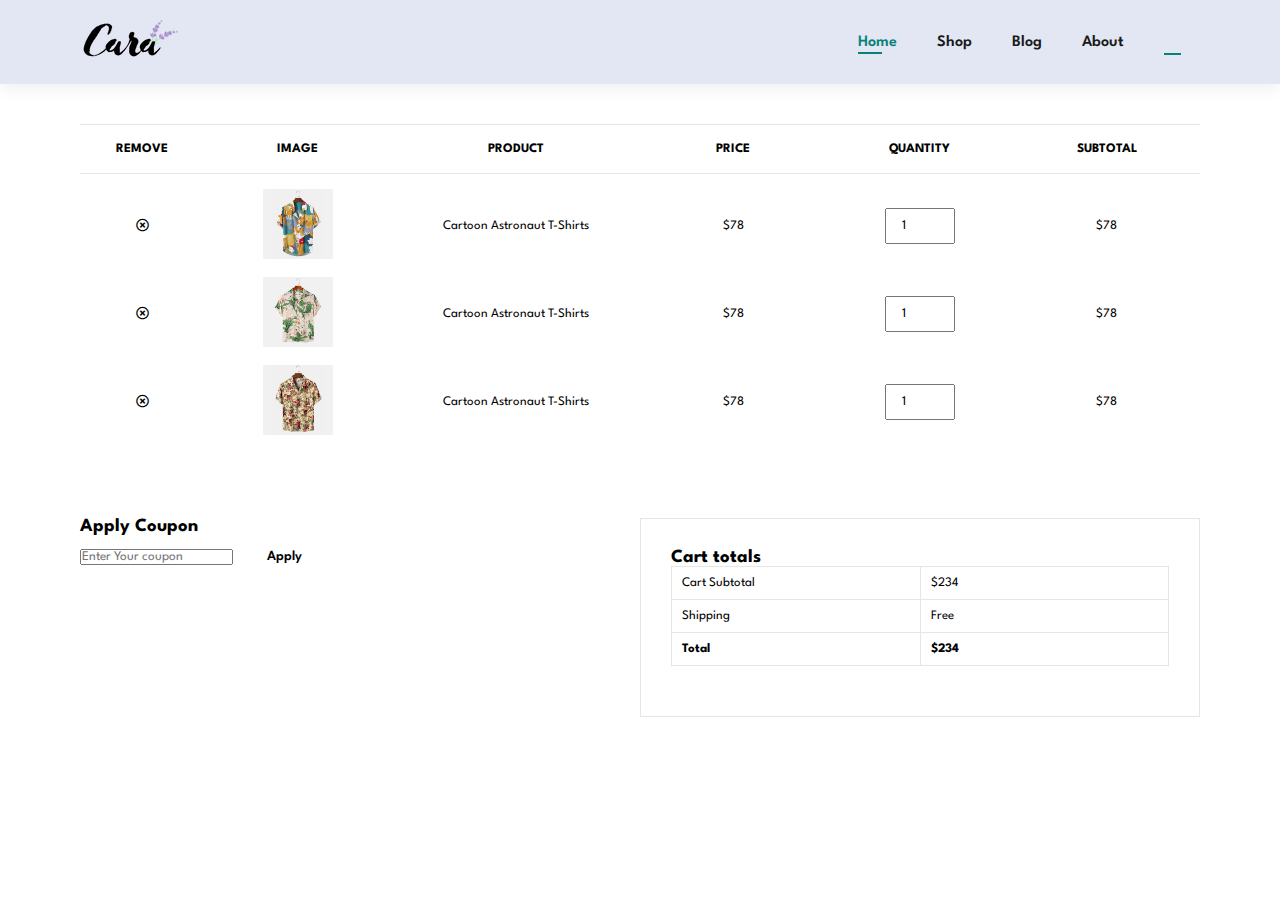
<file: Myntra copy/cart.html>
<!DOCTYPE html>
<html lang="en">
<head>
    <meta charset="UTF-8">
    <meta http-equiv="X-UA-Compatible" content="IE=edge">
    <meta name="viewport" content="width=device-width, initial-scale=1.0">
    <title>Tech2etc Ecommerce Website</title>
    <link rel="stylesheet" href="https://pro.fontawesome.com/releases/v5.10.0/css/all.css" />
    <link rel="stylesheet" href="style.css">
</head>
<body>
    <section id="header">
        <a href="#"><img src="img/logo.png"class="logo" alt=""> </a>
        <div >
            <ul id="navbar">
                <li><a  class="active"  href="index.html">Home</a></li>
                <li><a href="shop.html">Shop</a></li>
                <li><a href="blog.html ">Blog</a></li>
                <li><a href="about.html ">About</a></li>
                <li id="lg-bag"><a class="active" href=" cart.html"><i class="far fa-shopping-bag"></i></a></li>
                <a href="#" id="close"><i class="far fa-times"></i></a>
            </ul>
        </div>
        <div id="mobile">
            <a href=" cart.html"><i class="far fa-shopping-bag"></i></a>
            <i id="bar" class="fas fa-outdent"></i>
        </div>
    </section>
    <section id="cart" class="section-p1">
        <table width="100%">
            <thead>
                <tr>
                    <td>Remove</td>
                    <td>Image</td>
                    <td>Product</td>
                    <td>Price</td>
                    <td>Quantity</td>
                    <td>Subtotal</td>
                </tr>
            </thead>
            <tbody>
                <tr>
                    <td><i class="far fa-times-circle"></i><a href="#"></a></td>
                    <td><img src="img/products/f1.jpg" alt=""></td>
                    <td>Cartoon Astronaut T-Shirts</td>
                    <td>$78</td>
                    <td><input type="number"value="1"></td>
                    <td>$78</td>
                </tr>
                <tr>
                    <td><i class="far fa-times-circle"></i><a href="#"></a></td>
                    <td><img src="img/products/f2.jpg" alt=""></td>
                    <td>Cartoon Astronaut T-Shirts</td>
                    <td>$78</td>
                    <td><input type="number"value="1"></td>
                    <td>$78</td>
                </tr>
                <tr>
                    <td><i class="far fa-times-circle"></i><a href="#"></a></td>
                    <td><img src="img/products/f3.jpg" alt=""></td>
                    <td>Cartoon Astronaut T-Shirts</td>
                    <td>$78</td>
                    <td><input type="number"value="1"></td>
                    <td>$78</td>
                </tr>
            </tbody>
        </table>
    </section>
    <section id="cart-add" class="section-p1">
        <div id="coupons">
            <h3>Apply Coupon</h3>
            <div>
                <input type="text" placeholder="Enter Your coupon">
                <button class="normal">Apply</button>
            </div>
        </div>
        <div id="subtotal">
            <h3>Cart totals</h3>
            <table>
                <tr>
                    <td>Cart Subtotal</td>
                    <td>$234</td>

                </tr>
                <tr>
                    <td>Shipping</td>
                    <td>Free</td>
                </tr>
                <tr>
                    <td><strong>Total</strong></td>
                    <td><strong>$234</strong></td>
                </tr>
            </table>
        </div>
    </section>
    <script src="script.js"></script>
</body>
</html>
</file>
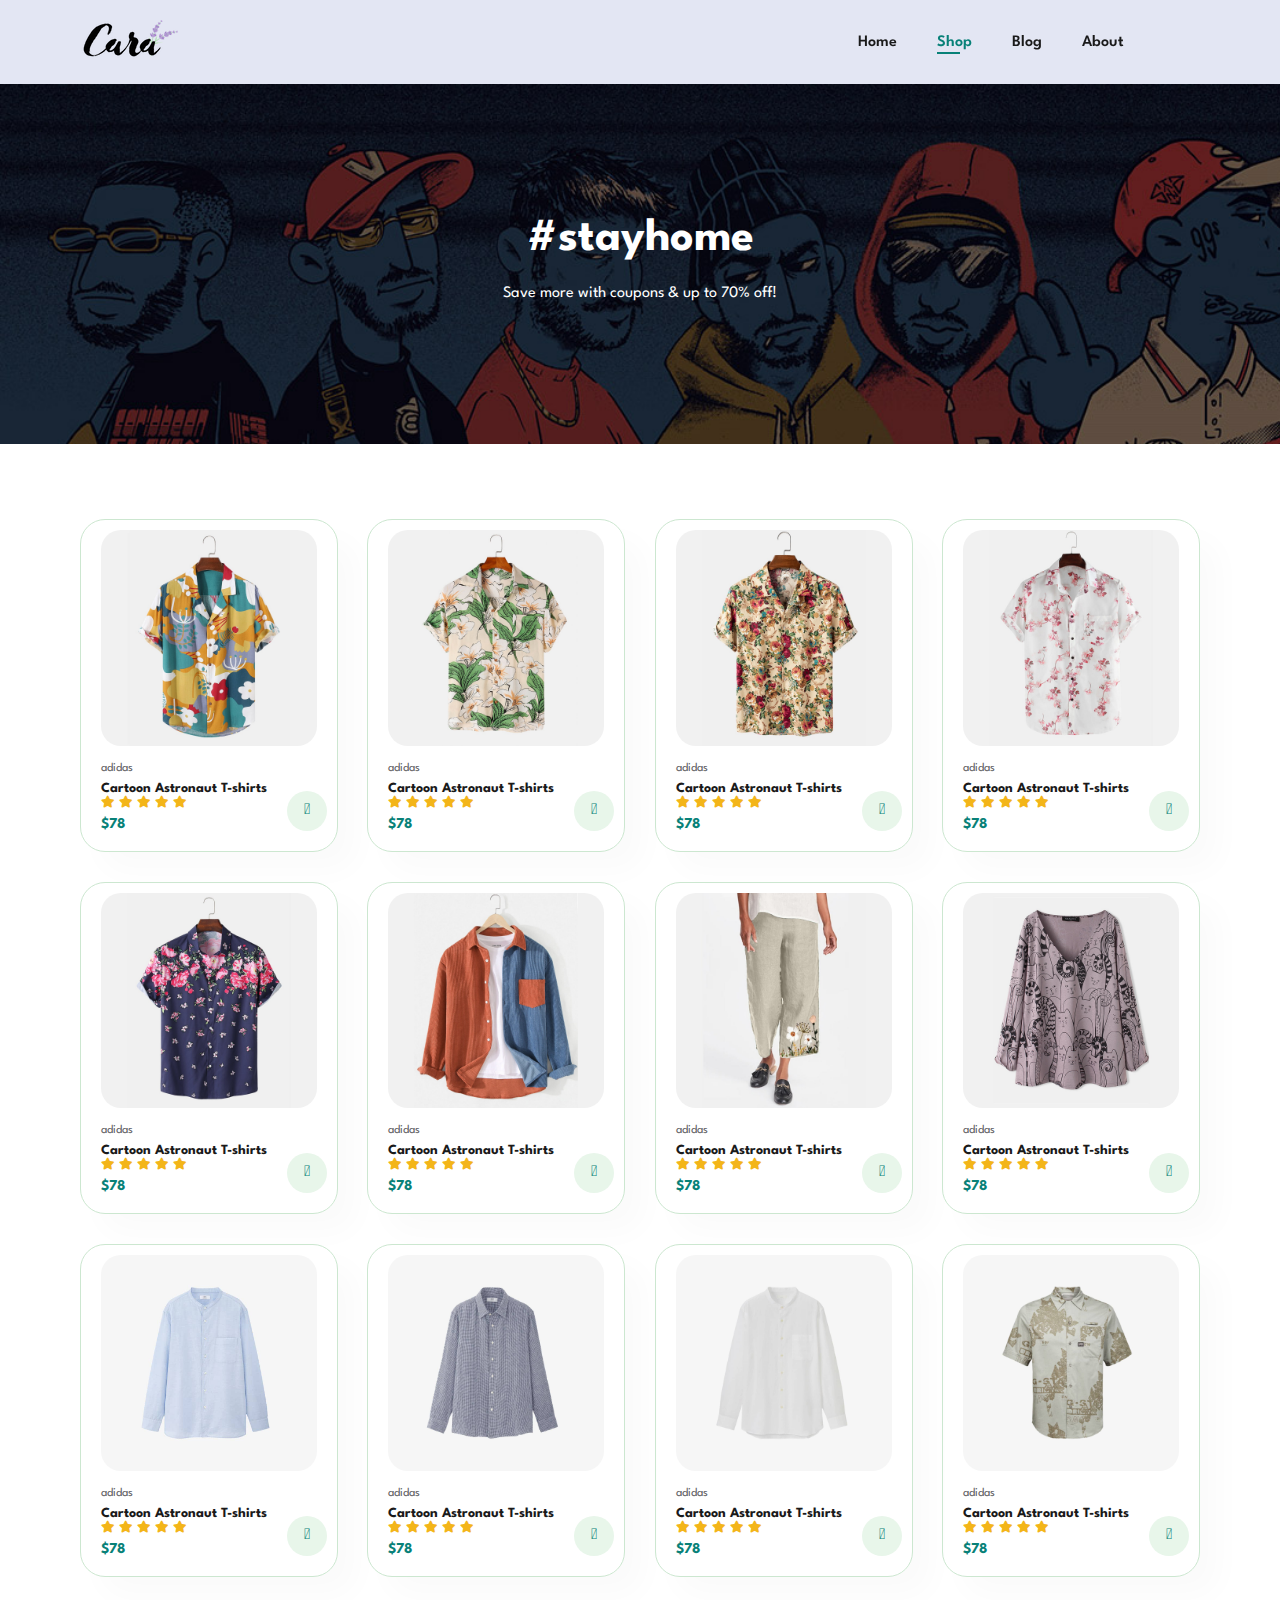
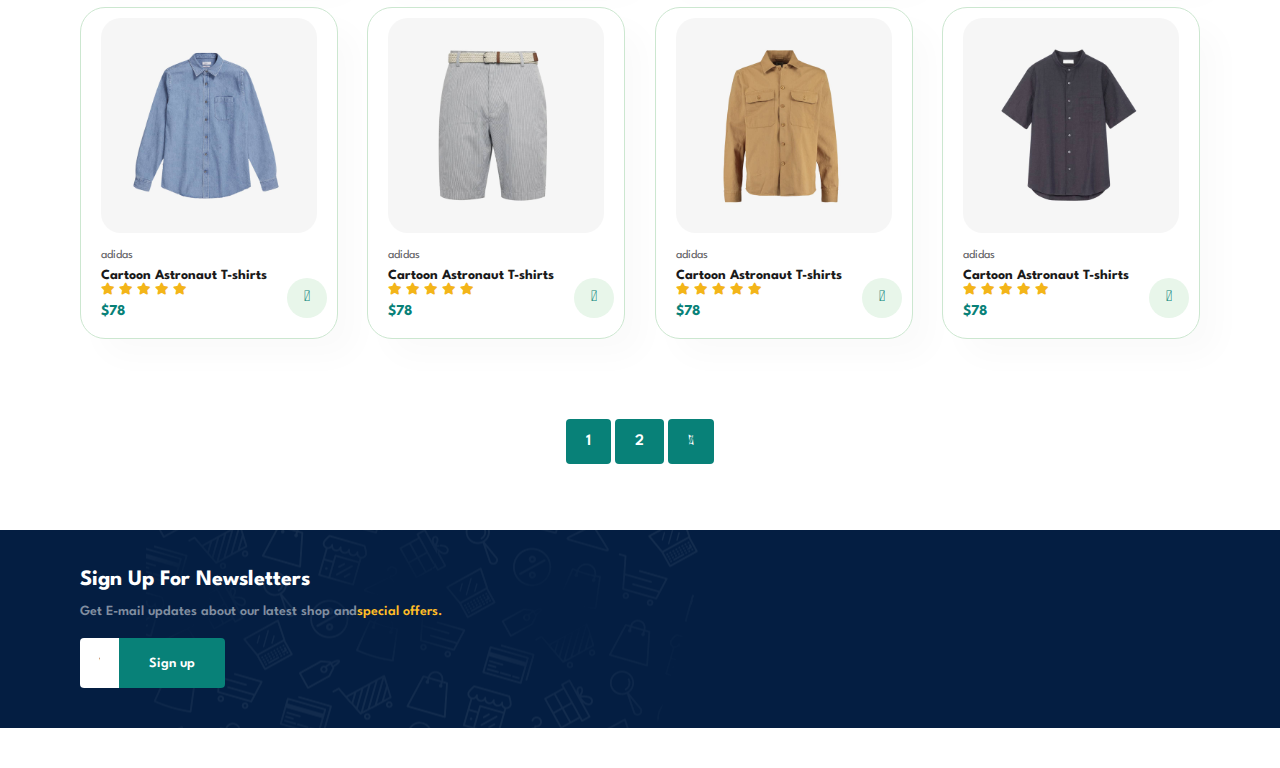
<file: Myntra copy/shop.html>
<!DOCTYPE html>
<html lang="en">
<head>
    <meta charset="UTF-8">
    <meta http-equiv="X-UA-Compatible" content="IE=edge">
    <meta name="viewport" content="width=device-width, initial-scale=1.0">
    <title>Tech2etc Ecommerce Website</title>
    <link rel="stylesheet" href="https://pro.fontawesome.com/releases/v5.10.0/css/all.css" />
    <link rel="stylesheet" href="style.css">
</head>
<body>
    <section id="header">
        <a href="#"><img src="img/logo.png"class="logo" alt=""> </a>
        <div >
            <ul id="navbar">
                <li><a  href="index.html">Home</a></li>
                <li><a class="active" href="shop.html">Shop</a></li>
                <li><a href="blog.html ">Blog</a></li>
                <li><a href="about.html ">About</a></li>
                <li id="lg-bag"><a href=" cart.html"><i class="far fa-shopping-bag"></i></a></li>
                <a href="#" id="close"><i class="far fa-times"></i></a>
            </ul>
        </div>
        <div id="mobile">
            <a href=" cart.html"><i class="far fa-shopping-bag"></i></a>
            <i id="bar" class="fas fa-outdent"></i>
        </div>
    </section>
    <section id="page-header">
        <h2>#stayhome</h2>
        <p>Save more with coupons & up to 70% off!</p>
    </section>
    <section id="product1" class="section-p1">
     <div class="pro-container">
        <div class="pro" onclick="window.location.href='sproduct.html';">
            <img src="img/products/f1.jpg" alt="">
            <div class="des">
                <span> adidas</span> 
                <h5> Cartoon Astronaut T-shirts</h5>
                <div class="star">
                    <i class="fas fa-star"></i>
                    <i class="fas fa-star"></i>
                    <i class="fas fa-star"></i>
                    <i class="fas fa-star"></i>
                    <i class="fas fa-star"></i>
                </div>
                <h4>$78</h4>
            </div>
            <a href="#"><i class="fal fa-shopping-cart cart"></i></a>
        </div>
        <div class="pro">
            <img src="img/products/f2.jpg" alt="">
            <div class="des">
                <span> adidas</span> 
                <h5> Cartoon Astronaut T-shirts</h5>
                <div class="star">
                    <i class="fas fa-star"></i>
                    <i class="fas fa-star"></i>
                    <i class="fas fa-star"></i>
                    <i class="fas fa-star"></i>
                    <i class="fas fa-star"></i>
                </div>
                <h4>$78</h4>
            </div>
            <a href="#"><i class="fal fa-shopping-cart cart"></i></a>
        </div>
        <div class="pro">
            <img src="img/products/f3.jpg" alt="">
            <div class="des">
                <span> adidas</span> 
                <h5> Cartoon Astronaut T-shirts</h5>
                <div class="star">
                    <i class="fas fa-star"></i>
                    <i class="fas fa-star"></i>
                    <i class="fas fa-star"></i>
                    <i class="fas fa-star"></i>
                    <i class="fas fa-star"></i>
                </div>
                <h4>$78</h4>
            </div>
            <a href="#"><i class="fal fa-shopping-cart cart"></i></a>
        </div>
        <div class="pro">
            <img src="img/products/f4.jpg" alt="">
            <div class="des">
                <span> adidas</span> 
                <h5> Cartoon Astronaut T-shirts</h5>
                <div class="star">
                    <i class="fas fa-star"></i>
                    <i class="fas fa-star"></i>
                    <i class="fas fa-star"></i>
                    <i class="fas fa-star"></i>
                    <i class="fas fa-star"></i>
                </div>
                <h4>$78</h4>
            </div>
            <a href="#"><i class="fal fa-shopping-cart cart"></i></a>
        </div>
        <div class="pro">
            <img src="img/products/f5.jpg" alt="">
            <div class="des">
                <span> adidas</span> 
                <h5> Cartoon Astronaut T-shirts</h5>
                <div class="star">
                    <i class="fas fa-star"></i>
                    <i class="fas fa-star"></i>
                    <i class="fas fa-star"></i>
                    <i class="fas fa-star"></i>
                    <i class="fas fa-star"></i>
                </div>
                <h4>$78</h4>
            </div>
            <a href="#"><i class="fal fa-shopping-cart cart"></i></a>
        </div>
        <div class="pro">
            <img src="img/products/f6.jpg" alt="">
            <div class="des">
                <span> adidas</span> 
                <h5> Cartoon Astronaut T-shirts</h5>
                <div class="star">
                    <i class="fas fa-star"></i>
                    <i class="fas fa-star"></i>
                    <i class="fas fa-star"></i>
                    <i class="fas fa-star"></i>
                    <i class="fas fa-star"></i>
                </div>
                <h4>$78</h4>
            </div>
            <a href="#"><i class="fal fa-shopping-cart cart"></i></a>
        </div>
        <div class="pro">
            <img src="img/products/f7.jpg" alt="">
            <div class="des">
                <span> adidas</span> 
                <h5> Cartoon Astronaut T-shirts</h5>
                <div class="star">
                    <i class="fas fa-star"></i>
                    <i class="fas fa-star"></i>
                    <i class="fas fa-star"></i>
                    <i class="fas fa-star"></i>
                    <i class="fas fa-star"></i>
                </div>
                <h4>$78</h4>
            </div>
            <a href="#"><i class="fal fa-shopping-cart cart"></i></a>
        </div>
        <div class="pro">
            <img src="img/products/f8.jpg" alt="">
            <div class="des">
                <span> adidas</span> 
                <h5> Cartoon Astronaut T-shirts</h5>
                <div class="star">
                    <i class="fas fa-star"></i>
                    <i class="fas fa-star"></i>
                    <i class="fas fa-star"></i>
                    <i class="fas fa-star"></i>
                    <i class="fas fa-star"></i>
                </div>
                <h4>$78</h4>
            </div>
            <a href="#"><i class="fal fa-shopping-cart cart"></i></a>
        </div>
           <div class="pro">
               <img src="img/products/n1.jpg" alt="">
               <div class="des">
                   <span> adidas</span> 
                   <h5> Cartoon Astronaut T-shirts</h5>
                   <div class="star">
                       <i class="fas fa-star"></i>
                       <i class="fas fa-star"></i>
                       <i class="fas fa-star"></i>
                       <i class="fas fa-star"></i>
                       <i class="fas fa-star"></i>
                   </div>
                   <h4>$78</h4>
               </div>
               <a href="#"><i class="fal fa-shopping-cart cart"></i></a>
           </div>
           <div class="pro">
               <img src="img/products/n2.jpg" alt="">
               <div class="des">
                   <span> adidas</span> 
                   <h5> Cartoon Astronaut T-shirts</h5>
                   <div class="star">
                       <i class="fas fa-star"></i>
                       <i class="fas fa-star"></i>
                       <i class="fas fa-star"></i>
                       <i class="fas fa-star"></i>
                       <i class="fas fa-star"></i>
                   </div>
                   <h4>$78</h4>
               </div>
               <a href="#"><i class="fal fa-shopping-cart cart"></i></a>
           </div>
           <div class="pro">
               <img src="img/products/n3.jpg" alt="">
               <div class="des">
                   <span> adidas</span> 
                   <h5> Cartoon Astronaut T-shirts</h5>
                   <div class="star">
                       <i class="fas fa-star"></i>
                       <i class="fas fa-star"></i>
                       <i class="fas fa-star"></i>
                       <i class="fas fa-star"></i>
                       <i class="fas fa-star"></i>
                   </div>
                   <h4>$78</h4>
               </div>
               <a href="#"><i class="fal fa-shopping-cart cart"></i></a>
           </div>
           <div class="pro">
               <img src="img/products/n4.jpg" alt="">
               <div class="des">
                   <span> adidas</span> 
                   <h5> Cartoon Astronaut T-shirts</h5>
                   <div class="star">
                       <i class="fas fa-star"></i>
                       <i class="fas fa-star"></i>
                       <i class="fas fa-star"></i>
                       <i class="fas fa-star"></i>
                       <i class="fas fa-star"></i>
                   </div>
                   <h4>$78</h4>
               </div>
               <a href="#"><i class="fal fa-shopping-cart cart"></i></a>
           </div>
           <div class="pro">
               <img src="img/products/n5.jpg" alt="">
               <div class="des">
                   <span> adidas</span> 
                   <h5> Cartoon Astronaut T-shirts</h5>
                   <div class="star">
                       <i class="fas fa-star"></i>
                       <i class="fas fa-star"></i>
                       <i class="fas fa-star"></i>
                       <i class="fas fa-star"></i>
                       <i class="fas fa-star"></i>
                   </div>
                   <h4>$78</h4>
               </div>
               <a href="#"><i class="fal fa-shopping-cart cart"></i></a>
           </div>
           <div class="pro">
               <img src="img/products/n6.jpg" alt="">
               <div class="des">
                   <span> adidas</span> 
                   <h5> Cartoon Astronaut T-shirts</h5>
                   <div class="star">
                       <i class="fas fa-star"></i>
                       <i class="fas fa-star"></i>
                       <i class="fas fa-star"></i>
                       <i class="fas fa-star"></i>
                       <i class="fas fa-star"></i>
                   </div>
                   <h4>$78</h4>
               </div>
               <a href="#"><i class="fal fa-shopping-cart cart"></i></a>
           </div>
           <div class="pro">
               <img src="img/products/n7.jpg" alt="">
               <div class="des">
                   <span> adidas</span> 
                   <h5> Cartoon Astronaut T-shirts</h5>
                   <div class="star">
                       <i class="fas fa-star"></i>
                       <i class="fas fa-star"></i>
                       <i class="fas fa-star"></i>
                       <i class="fas fa-star"></i>
                       <i class="fas fa-star"></i>
                   </div>
                   <h4>$78</h4>
               </div>
               <a href="#"><i class="fal fa-shopping-cart cart"></i></a>
           </div>
           <div class="pro">
               <img src="img/products/n8.jpg" alt="">
               <div class="des">
                   <span> adidas</span> 
                   <h5> Cartoon Astronaut T-shirts</h5>
                   <div class="star">
                       <i class="fas fa-star"></i>
                       <i class="fas fa-star"></i>
                       <i class="fas fa-star"></i>
                       <i class="fas fa-star"></i>
                       <i class="fas fa-star"></i>
                   </div>
                   <h4>$78</h4>
               </div>
               <a href="#"><i class="fal fa-shopping-cart cart"></i></a>
           </div>
        </div>
    </section>
    <section id="pagination" class="section-p1">
        <a href="#">1</a>
        <a href="#">2</a>
        <a href="#"><i class="fal fa-long-arrow-alt-right"></i></a>
    </section>
   <section id="newsletter" class="section-p1 section-m1">
    <div class="newstext">
        <h4>Sign Up For Newsletters</h4>
        <p>Get E-mail updates about our latest shop and<span>special offers.</span> </p>
        <div class="form">
            <input type="text" placeholder="Your email address">
            <button class="normal">Sign up</button>
        </div> 
    </div>
   </section>

    <script src="script.js"></script>
</body>
</html>
</file>
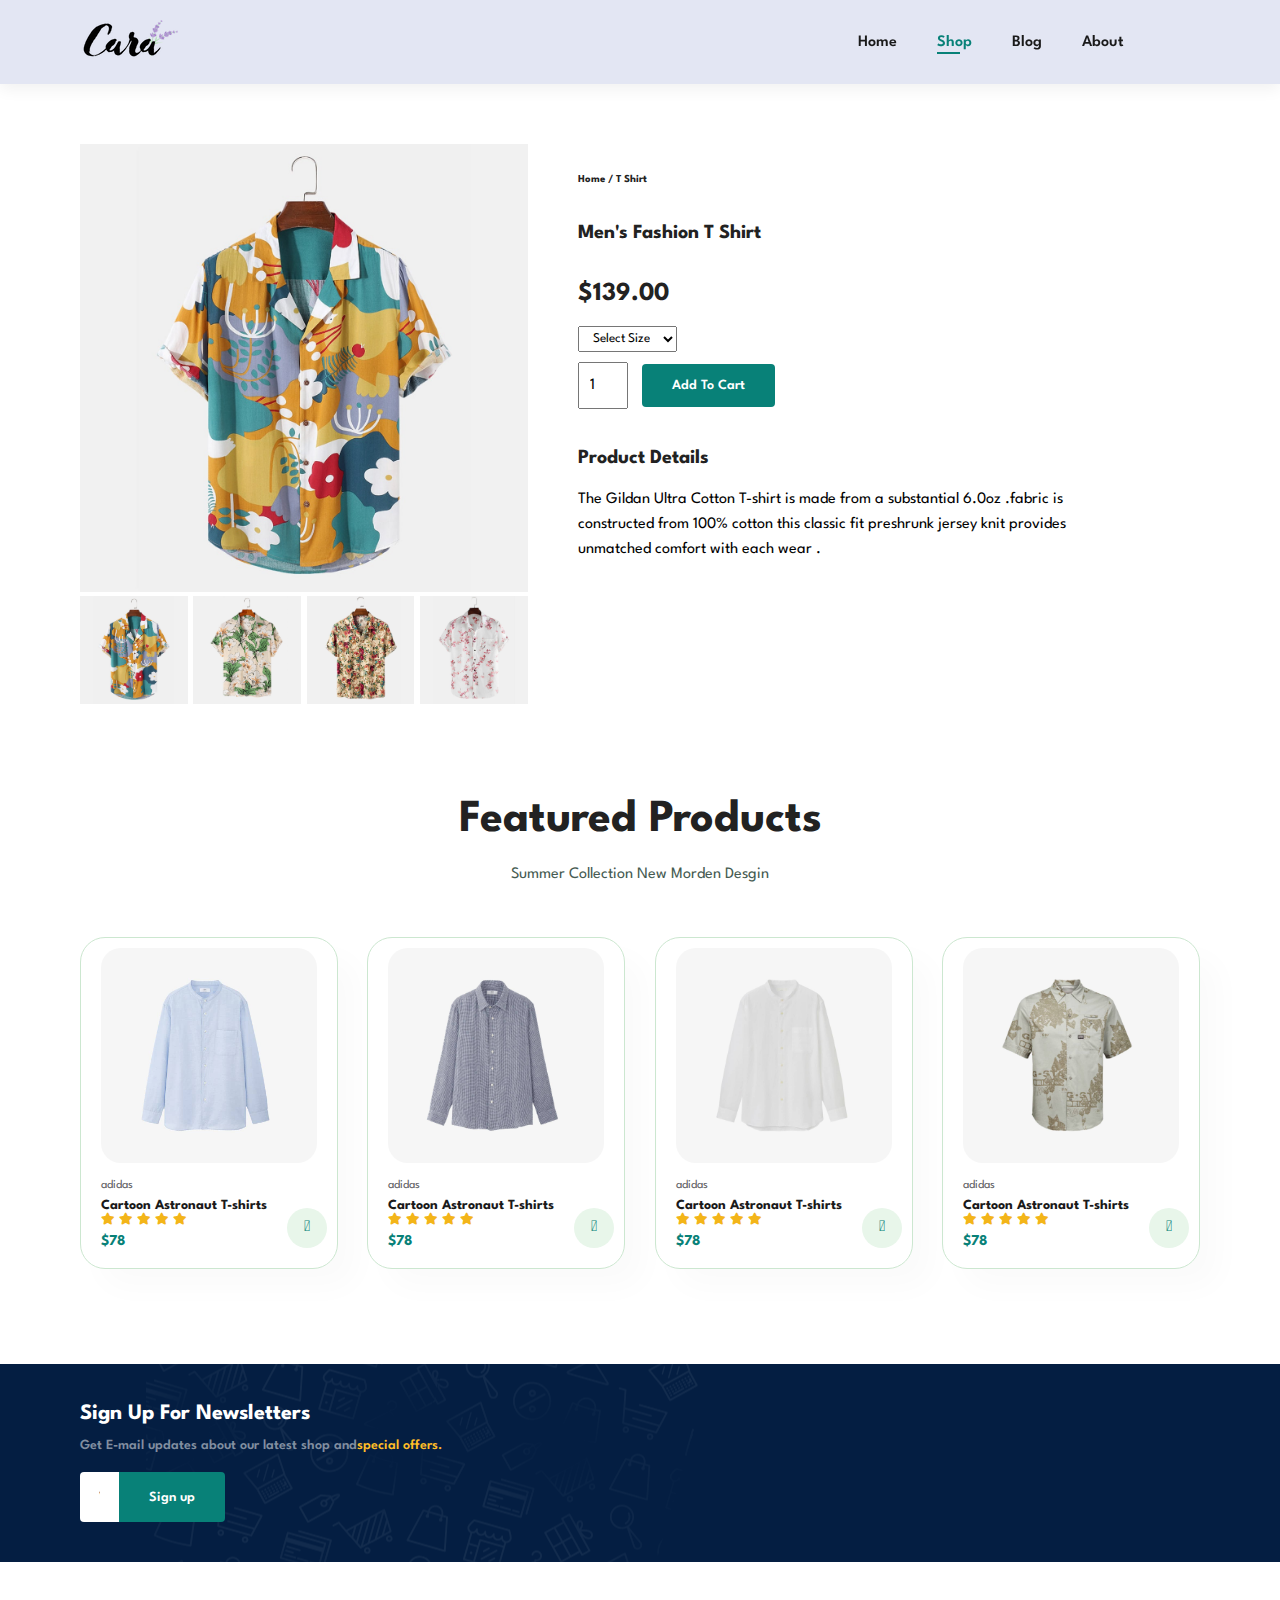
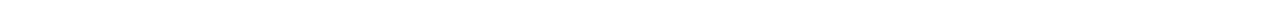
<file: Myntra copy/sproduct.html>
<!DOCTYPE html>
<html lang="en">
<head>
    <meta charset="UTF-8">
    <meta http-equiv="X-UA-Compatible" content="IE=edge">
    <meta name="viewport" content="width=device-width, initial-scale=1.0">
    <title>Tech2etc Ecommerce Website</title>
    <link rel="stylesheet" href="https://pro.fontawesome.com/releases/v5.10.0/css/all.css" />
    <link rel="stylesheet" href="style.css">
</head>
<body>
    <section id="header">
        <a href="#"><img src="img/logo.png"class="logo" alt=""> </a>
        <div >
            <ul id="navbar">
                <li><a  href="index.html">Home</a></li>
                <li><a class="active" href="shop.html">Shop</a></li>
                <li><a href="blog.html ">Blog</a></li>
                <li><a href="about.html ">About</a></li>
                <li id="lg-bag"><a href=" cart.html"><i class="far fa-shopping-bag"></i></a></li>
                <a href="#" id="close"><i class="far fa-times"></i></a>
            </ul>
        </div>
        <div id="mobile">
            <a href=" cart.html"><i class="far fa-shopping-bag"></i></a>
            <i id="bar" class="fas fa-outdent"></i>
        </div>
    </section>
    <section id="prodetails" class="section-p1">
        <div class="single-pro-image">
            <img src="img/products/f1.jpg" width="100%" id="MainImg" alt="">
            <div class="small-img-group">
                <div class="small-img-col">
                    <img src="img/products/f1.jpg" width="100%" class="small-img" alt="">
                </div>
                <div class="small-img-col">
                    <img src="img/products/f2.jpg" width="100%" class="small-img" alt="">
                </div>
                <div class="small-img-col">
                    <img src="img/products/f3.jpg" width="100%" class="small-img" alt="">
                </div>
                <div class="small-img-col">
                    <img src="img/products/f4.jpg" width="100%" class="small-img" alt="">
                </div>
            </div>
        </div>
        <div class="single-pro-details">
            <h6>Home / T Shirt</h6>
            <h4>Men's Fashion T Shirt</h4>
            <h2>$139.00</h2>
            <select >
                <option >Select Size</option>
                <option >XL</option>
                <option >XXl</option>
                <option >Small</option>
                <option >Large</option>
            </select>
            <input type="number" value="1">
            <button class="normal">Add To Cart</button>
            <h4>Product Details</h4>
            <span>The Gildan Ultra Cotton T-shirt is made from a substantial 6.0oz .fabric is constructed from 100% cotton this classic fit preshrunk jersey
                knit provides unmatched comfort with each wear .
            </span>
        </div>
    </section> 
    <section id="product1" class="section-p1">
        <h2>Featured Products</h2>
        <p>Summer Collection New Morden Desgin</p>
        <div class="pro-container">
           <div class="pro">
               <img src="img/products/n1.jpg" alt="">
               <div class="des">
                   <span> adidas</span> 
                   <h5> Cartoon Astronaut T-shirts</h5>
                   <div class="star">
                       <i class="fas fa-star"></i>
                       <i class="fas fa-star"></i>
                       <i class="fas fa-star"></i>
                       <i class="fas fa-star"></i>
                       <i class="fas fa-star"></i>
                   </div>
                   <h4>$78</h4>
               </div>
               <a href="#"><i class="fal fa-shopping-cart cart"></i></a>
           </div>
           <div class="pro">
               <img src="img/products/n2.jpg" alt="">
               <div class="des">
                   <span> adidas</span> 
                   <h5> Cartoon Astronaut T-shirts</h5>
                   <div class="star">
                       <i class="fas fa-star"></i>
                       <i class="fas fa-star"></i>
                       <i class="fas fa-star"></i>
                       <i class="fas fa-star"></i>
                       <i class="fas fa-star"></i>
                   </div>
                   <h4>$78</h4>
               </div>
               <a href="#"><i class="fal fa-shopping-cart cart"></i></a>
           </div>
           <div class="pro">
               <img src="img/products/n3.jpg" alt="">
               <div class="des">
                   <span> adidas</span> 
                   <h5> Cartoon Astronaut T-shirts</h5>
                   <div class="star">
                       <i class="fas fa-star"></i>
                       <i class="fas fa-star"></i>
                       <i class="fas fa-star"></i>
                       <i class="fas fa-star"></i>
                       <i class="fas fa-star"></i>
                   </div>
                   <h4>$78</h4>
               </div>
               <a href="#"><i class="fal fa-shopping-cart cart"></i></a>
           </div>
           <div class="pro">
               <img src="img/products/n4.jpg" alt="">
               <div class="des">
                   <span> adidas</span> 
                   <h5> Cartoon Astronaut T-shirts</h5>
                   <div class="star">
                       <i class="fas fa-star"></i>
                       <i class="fas fa-star"></i>
                       <i class="fas fa-star"></i>
                       <i class="fas fa-star"></i>
                       <i class="fas fa-star"></i>
                   </div>
                   <h4>$78</h4>
               </div>
               <a href="#"><i class="fal fa-shopping-cart cart"></i></a>
           </div>
        </div>
    </section>
   <section id="newsletter" class="section-p1 section-m1">
    <div class="newstext">
        <h4>Sign Up For Newsletters</h4>
        <p>Get E-mail updates about our latest shop and<span>special offers.</span> </p>
        <div class="form">
            <input type="text" placeholder="Your email address">
            <button class="normal">Sign up</button>
        </div> 
    </div>
   </section>
   <script>
    var MainImg=document.getElementById("MainImg");
    var smallimg=document.getElementById("small-img")

    smallimg[0].onclick=function()
    {
        MainImg.src=smallimg[0].src;
    }
    smallimg[1].onclick=function()
    {
        MainImg.src=smallimg[1].src;
    }
    smallimg[2].onclick=function()
    {
        MainImg.src=smallimg[2].src;
    }
    smallimg[3].onclick=function()
    {
        MainImg.src=smallimg[3].src;
    }
   </script>
    <script src="script.js"></script>
</body>
</html>
</file>
<file: Myntra copy/style.css>
@import url('https://fonts.googleapis.com/css2?family=League+Spartan&display=swap');
*{
    margin: 0;
    padding: 0;
    box-sizing: border-box;
    font-family: 'League Spartan',sans-serif;
}
h1{
    font-size: 50px;
    line-height: 64px;
    color: #222;
}
h2{
    font-size: 46px;
    line-height: 64px;
    color: #222;
}
h4{
    font-size: 20px;
    color: #222;   
}
h6{
    font-weight: 700;
    color: #222;  
}
p{
    font-size:16px;
    color:#465b52;
    margin: 15px 0 20px 0;
}
.section-p1{
    padding: 40px 80px;
}
.section-m1{
    margin: 40px 0;
}
button.normal{
    font-size: 14px;
    font-weight: 600;
    padding: 15px 30px;
    color: #000;
    background-color: #fff;
    border-radius: 4px;
    cursor: pointer;
    border: none;
    outline: none;
    transition: 0.2s;
}
button.white{
    font-size: 13px;
    font-weight: 600;
    padding: 11px 18px;
    color: #fff;
    background-color: transparent;
    border-radius: 4px;
    cursor: pointer;
    border: 1px solid #fff;
    outline: none;
    transition: 0.2s;
}

body{
    width: 100%;
}
#header{
    display: flex;
    align-items: center;
    justify-content: space-between; 
    padding: 20px 80px;
    background: #E3E6F3;
    box-shadow: 0 5px 15px rgba(0, 0,0,0.06);
    z-index: 999 ;
    position: sticky;
    top: 0;
    left: 0;
}
#navbar{
    display: flex;
    align-items: center;
    justify-content: center;
}
#navbar li{
    list-style: none;
    padding: 0 20px; 
    position: relative;
}
#navbar li a{
    text-decoration: none;
    font-size: 16px;
    font-weight: 600;
    color: #1a1a1a;
    transition: 0.3 ease;
}
#navbar li a:hover,
#navbar li a.active{
    color: #088178;
}
#navbar li a.active::after,
#navbar li a:hover::after{
    content:"";
    width: 30%;
    height: 2px;
    background: #088178;
    position:absolute;
    bottom: -4px;
    left: 20px;
}
#mobile{
     display: none;
     align-items: center;
}
#close{
    display: none;
}
#hero{
    background-image: url("img/hero4.png");
    height: 90vh;
    width: 100%;
    background-size: cover;
    background-position: top 25% right 0;
    padding: 0 80px;
    flex-direction: column;
    display: flex;
    align-items: flex-start;
    justify-content: center;
}
#hero h4{
    padding-bottom: 15px;

}
#hero h1{
    color: #088178;   
}
#hero button{
    background-image: url("img/button.png");
    background-color: transparent;
    color: #088178;
    border: 0; 
    padding: 14px 80px 14px 65px;
    background-repeat: no-repeat;
    cursor: pointer;
    font-weight: 700;
    font-size: 15px;
}
#feature{
    display: flex;
    align-items: center;
    justify-content: space-between;
    flex-wrap: wrap;
}
#feature .fe-box{
  width: 180px;
  text-align: center;
  padding: 25px 15px;
  box-shadow: 20px 20px 34px rgba(0, 0,0,0.03);
  border: 1px solid #cce7d0;
  border-radius: 4px;
  margin: 15px 0;

}
#feature .fe-box:hover{
    box-shadow: 10px 10px 54px rgba0(70, 62,221,0.1);
}
#feature .fe-box h6{
    display: inline-block;
    padding: 9px 8px 6px 8px;
    line-height: 1;
    border-radius: 4px;
    color: #088178;
    background-color: #fddde4;

}
#feature .fe-box img{
    width: 100%;
    margin-bottom: 10px;
}
#feature .fe-box:nth-child(2) h6{
    background-color: #cdebbc;
}
#feature .fe-box:nth-child(3) h6{
    background-color: #d1e8f2;
}
#feature .fe-box:nth-child(4) h6{
    background-color: #cdd4f8;
}
#feature .fe-box:nth-child(5) h6{
    background-color: #f6dbf6;
}
#feature .fe-box:nth-child(6) h6{
    background-color: #fff2e5;
}
#product1{
    text-align: center;
}
#product1 .pro-container
{
    display: flex;
    justify-content: space-between;
    padding-top: 20px;
    flex-wrap: wrap;
}
#product1 .pro{
    width: 23%;
    min-width: 250px;
    padding: 10px 20px;
    border: 1px solid #cce7d0; 
    border-radius: 25px;
    cursor: pointer;
    box-shadow: 20px 20px 30px rgba(0, 0,0,0.02);
    margin: 15px 0;
    transition: 0.2s ease;
    position: relative;
}
#product1 .pro:hover{
    box-shadow: 20px 20px 30px rgba(0, 0,0,0.06);
}
#product1 .pro img{
    width: 100%;
    border-radius: 20px;
}
#product1 .pro .des{
    text-align: start;
    padding: 10px 0;
}
#product1 .pro .des span{
    color: #606063;
    font-size: 12px;
}
#product1 .pro .des h5{
    padding-top: 7px;
    color: #1a1a1a;
    font-size: 14px;
}
#product1 .pro .des i{
    font-size: 12px;
    color: rgba(243,181,25);
}
#product1 .pro .des h4 {
    padding-top: 7px;
    font-size: 15px;
    font-weight: 700;
    color: #088178;
}
#product1 .pro .cart
{
    width: 40px;
    height: 40px;
    line-height: 40px;
    border-radius:50px ;
    background-color: #e8f6ea;
    font-weight: 500;
    color: #088178;
    border-color: 1px solid #cce7d0;
    position: absolute;
    bottom:20px;
    right:10px;
}
#banner
{
    display: flex;
    flex-direction: column;
    justify-content: center;
    align-items: center;
    text-align: center;
    background-image: url("img/banner/b2.jpg");
    width: 100%;
    height: 40vh;
    background-size: cover;
    background-position: center;
}
#banner h4{
    color: #fff;
    font-size: 16px;

}
#banner h2{
    color: #fff;
    font-size: 30px;
    padding: 10px 0;
}
#banner h2 span
{
    color: #ef3636;
}
#banner button:hover{
    background: #088178;
    color: #fff;
}
#sm-banner
{
    display: flex;
    justify-content: space-between;
    flex-wrap: wrap;
}
#sm-banner .banner-box
{
    display: flex;
    flex-direction: column;
    justify-content: center;
    align-items: flex-start;
    background-image: url("img/banner/b17.jpg");
    min-width: 580px;
    height: 50vh;
    background-size: cover;
    background-position: center;
    padding: 30px;
}
#sm-banner .banner-box2 
{
    background-image:url("img/banner/b10.jpg");
}
#sm-banner h4{
    color: #fff;
    font-size: 20px;
    font-weight: 300;
}
#sm-banner h2{
    color: #fff;
    font-size: 28px;
    font-weight: 800;
}
#sm-banner span{
    color: #fff;
    font-size: 14px;
    font-weight: 500;
    padding-bottom: 15px;
}
#sm-banner .banner-box:hover button{
    background: #088178;
    border: 1px solid #088178;
}
#banner3{
    display: flex;
    justify-content: space-between;
    flex-wrap: wrap;
    padding: 0 80px;
}
#banner3 .banner-box
{
    display: flex;
    flex-direction: column;
    justify-content: center;
    align-items: flex-start;
    background-image: url("img/banner/b7.jpg");
    min-width: 30%;
    height: 30vh;
    background-size: cover;
    background-position: center;
    padding: 20px;
    margin-bottom: 20px;
}
#banner3 .banner-box2
{
    background-image: url("img/banner/b4.jpg");
}
#banner3 .banner-box3
{
    background-image: url("img/banner/b18.jpg");
}
#banner3 h2{
    color: #fff;
    font-weight: 900;
    font-size: 22px;
}
#banner3 h3{ 
    color: #ec544e;
    font-weight: 800;
    font-size: 15px;
}
#newsletter
{
    display: flex;
    justify-content: space-between;
    flex-wrap: wrap;
    align-items: center;
    background-image: url("img/banner/b14.png");
    background-repeat: no-repeat;
    background-position: 20% 30%;
    background-color: #041e42;
}
#newsletter h4{
    font-size: 22px;
    font-weight: 700;
    color: #fff;
}
#newsletter p{
    font-size: 14px;
    font-weight: 600;
    color: #818ea0;

}
#newsletter p span{
    color: #ffbd27;
}
#newsletter .form{
    display: flex;
    width: 40%; 
}
#newsletter input{
    height: 3.125rem;
    padding: 0 1.25em;
    font-size: 14px;
    width: 100%;
    border: 1px solid transparent;
    border-radius: 4px;
    outline: none;
    border-top-right-radius: 0;
    border-bottom-right-radius: 0;
}
#newsletter button{
    background-color: #088178;
    color: #fff;
    white-space: nowrap;
    border-top-left-radius: 0;
    border-bottom-left-radius: 0;
}
#page-header{
    background-image:  url("img/banner/b1.jpg");
    width: 100%;
    height: 40vh;
    background-size: cover;
    display: flex;
    justify-content: center;
    text-align: center;
    flex-direction: column ;
    padding: 14px;
}
#page-header h2,
#page-header p{
    color: #fff;
}
#pagination
{
    text-align: center;
}
#pagination a{
    text-decoration: none;
    background-color: #088178;
    padding: 15px 20px;
    border-radius: 4px;
    color: #fff;
    font-weight: 600;
}
#pagination a i{
    font-size: 16px;
    font-weight: 600;
}
#prodetails {
    display: flex;
    margin-top: 20px;
}
#prodetails .single-pro-image
{
    width: 40%;
    margin-right: 50px;
}
.small-img-group{
display: flex;
justify-content: space-between;
}
.small-img-col{
    flex-basis: 24%;
    cursor: pointer;
}
#prodetails  .single-pro-details
{
    width:50%;
    padding-top: 30px;
}
#prodetails  .single-pro-details h4
{
    padding: 40px 0 20px 0 ;
}
#prodetails  .single-pro-details h2
{
    font-size:  26px;
}
#prodetails  .single-pro-details input
{
   width: 50px;
   height: 47px;
   padding-left: 10px;
   font-size: 16px;
   margin-right: 10px;
}

#prodetails  .single-pro-details select
{
    display: block;
    padding: 5px 10px;
    margin-bottom: 10px;
}
#prodetails  .single-pro-details input:focus
{
    outline: none;
}
#prodetails  .single-pro-details button
{
   background: #088178;
   color: #fff;
}
#prodetails  .single-pro-details span
{
   line-height: 25px;
}

#page-header.blog-header{
    background-image: url("img/banner/b19.jpg");

}
#blog{
    padding: 150px 150px 0 150px;
}
#blog .blog-box{
    display: flex;
    align-items: center;
    width: 100%;
    position: relative;
    padding-bottom: 90px;

}

#blog .blog-img{
    width:50%;
    margin-right: 40px;
}

#blog img{
    width: 100%;
    height: 300px;
    object-fit:  cover;

}

#blog .blog-details{
    width:50%;
    
}

#blog .blog-details a{
    text-decoration: none;
    font-size: 11px;
    color:#000;
    font-weight: 700;
    position: relative;
    transition: 0.3s;

}

#blog .blog-details a::after{
    content: "";
    width: 50px;
    height: 1px;
    background-color: #000;
    position: absolute;
    top: 4px;
    right: -60px;
}

#blog .blog-details a:hover{
    color:#088178;

}

#blog .blog-details a:hover::after{
    background-color: #088178;
    ;
}

#blog .blog-box h1{
    position: absolute;
    top: -40px;
    left: 0;
    font-size: 70px;
    font-weight: 700;
    color: #c9cbce;
    z-index: -9;
}
#about-head{
    display: flex;
    align-items: center;
}
#about-head img{
    width: 50%;
    height: auto;
}
#about-head div{
    padding-left: 40px;
}
#about-app{
    text-align: center;
}
#about-app .video{
    width: 70%;
    height: 100%;
    margin-top: 30px;
}
#about-app .video{
    width: 70%;
    height: 100%;
    margin: 30px auto 0 auto;
}
#about-app .video video{
    width: 100%;
    height: 100%;
    border-radius: 20px;
}


#page-header .about-header{
background-image: url("img/about/banner.png");

}

#cart table
{
   width: 100%;
   border-collapse: collapse;
   table-layout: fixed;
   white-space: nowrap;
}
#cart table img{
    width: 70px;
}
#cart table td:nth-child(1)
{
   width: 100px;
   text-align: center;
}
#cart table td:nth-child(2)
{
   width: 150px;
   text-align: center;
}
#cart table td:nth-child(3)
{
   width: 200px;
   text-align: center;
}
#cart table td:nth-child(4),
#cart table td:nth-child(5),
#cart table td:nth-child(6)
{
   width: 150px;
   text-align: center;
}
#cart table td:nth-child(5) input
{
   width: 70px;
   padding: 10px 5px 10px 15px;
}
#cart table thead{
    border: 1px solid #e2e9e1;
    border-left: none;
    border-right: none;
}
#cart table thead td{
    font-weight: 700;
    text-transform: uppercase;
    font-size: 13px;
    padding: 18px 0;
}
#cart table tbody tr td
{
    padding-top: 15px;
}
#cart table tbody  td
{
    font-size: 13px;
}
#cart-add{
    display: flex;
    flex-wrap: wrap;
    justify-content: space-between;
}
 #coupon{
    width: 50%;
    margin-bottom: 30px;
}
#coupon h3,
#subtotal{
    padding-bottom: 15px;
}
#coupon input{
    padding-bottom: 10px 20px;
    outline: none;
    width: 60%;
    margin-right: 10px;
    border: 1px solid #e2e9e1;
}
#coupon button{
    background-color:  #088178;
    color: #fff;
    padding: 12px 20px;
}
#subtotal{
    width: 50%;
    margin-bottom: 30px;
    border: 1px solid #e2e9e1;
    padding: 30px;
}
#subtotal table{
    border-collapse: collapse;
    width: 100%;
    margin-bottom:20px;
}
#subtotal table td{
    width: 50%;
    border: 1px solid #e2e9e1;
    padding: 10px ;
    font-size: 13px;
}
@media (max-width:799px)
{
    .section-p1{
        padding: 40px 40px;
    }
    #navbar{
        display: flex;
        flex-direction: column;
        align-items: flex-start;
        justify-content: flex-start;
        position: fixed;
        top: 0;
        right: -300px;
        height: 100vh;
        width: 300px;
        background-color: #E3E6F3;
        box-shadow: 0 40px 60px rgba(0,0,0,0.1);
        padding: 80px 0 0 10px;
        transition: 0.3s;
    }
    #navbar.active{
        right: 0px;
    }
    #navbar li{
        margin-bottom: 25px;
    }
    #mobile{
        display: flex;
        align-items: center;
   }
   #mobile i{
    color: #1a1a1a;
    font-size: 24px;
    padding-left: 20px;
}
#close
{
    display: initial;
    position: absolute;
    top: 30px;
    left: 30px;
    color: #222;
    font-size: 24px;
}
#lg-bag{
    display: none;
}
#hero{
    height: 70vh;
    padding: 0 80px;
    background-position: top 30% right 30%;
}
#feature{
    
    justify-content: center;
}
#feature .fe-box{
    
    margin: 15px 15px; 
  
  }
  #product1 .pro-container
{
    justify-content: center;
}
#product1 .pro{
    
    margin: 15px 15px;
    
}
#banner
{
    
    height: 20vh;
}
#sm-banner .banner-box
{
    
    min-width: 100%;
    height: 30vh;
}
#banner3{
    padding: 0 40px;
}
#banner3 .banner-box
{
    width: 28%;
}
#newsletter .form{
    width: 70%; 
}
}
</file>
<file: Simon Game Challenge Step 10 Answer/styles.css>
body {
  text-align: center;
  background-color: #011F3F;
}

#level-title {
  font-family: 'Press Start 2P', cursive;
  font-size: 3rem;
  margin:  5%;
  color: #FEF2BF;
}

.container {
  display: block;
  width: 50%;
  margin: auto;

}

.btn {
  margin: 25px;
  display: inline-block;
  height: 200px;
  width: 200px;
  border: 10px solid black;
  border-radius: 20%;
}

.game-over {
  background-color: red;
  opacity: 0.8;
}

.red {
  background-color: red;
}

.green {
  background-color: green;
}

.blue {
  background-color: blue;
}

.yellow {
  background-color: yellow;
}

.pressed {
  box-shadow: 0 0 20px white;
  background-color: grey;
}
</file>
<file: 11.3 TinDog Project/css/solution.css>
.gradient-background {
  background: linear-gradient(300deg, #00bfff, #ff4c68, #ef8172);
  background-size: 180% 180%;
  animation: gradient-animation 18s ease infinite;
}

@keyframes gradient-animation {
  0% {
    background-position: 0% 50%;
  }
  50% {
    background-position: 100% 50%;
  }
  100% {
    background-position: 0% 50%;
  }
}

.icon-square {
  width: 3rem;
  height: 3rem;
  border-radius: 0.75rem;
}

.profile-img {
  border-radius: 50%;
  height: 100px;
}
</file>
<file: Dicee Challenge - Starting Files/styles.css>
.container {
  width: 70%;
  margin: auto;
  text-align: center;
}

.dice {
  text-align: center;
  display: inline-block;

}

body {
  background-color: #393E46;
}

h1 {
  margin: 30px;
  font-family: 'Lobster', cursive;
  text-shadow: 5px 0 #232931;
  font-size: 8rem;
  color: #4ECCA3;
}

p {
  font-size: 2rem;
  color: #4ECCA3;
  font-family: 'Indie Flower', cursive;
}

img {
  width: 80%;
}

footer {
  margin-top: 5%;
  color: #EEEEEE;
  text-align: center;
  font-family: 'Indie Flower', cursive;

}
</file>
